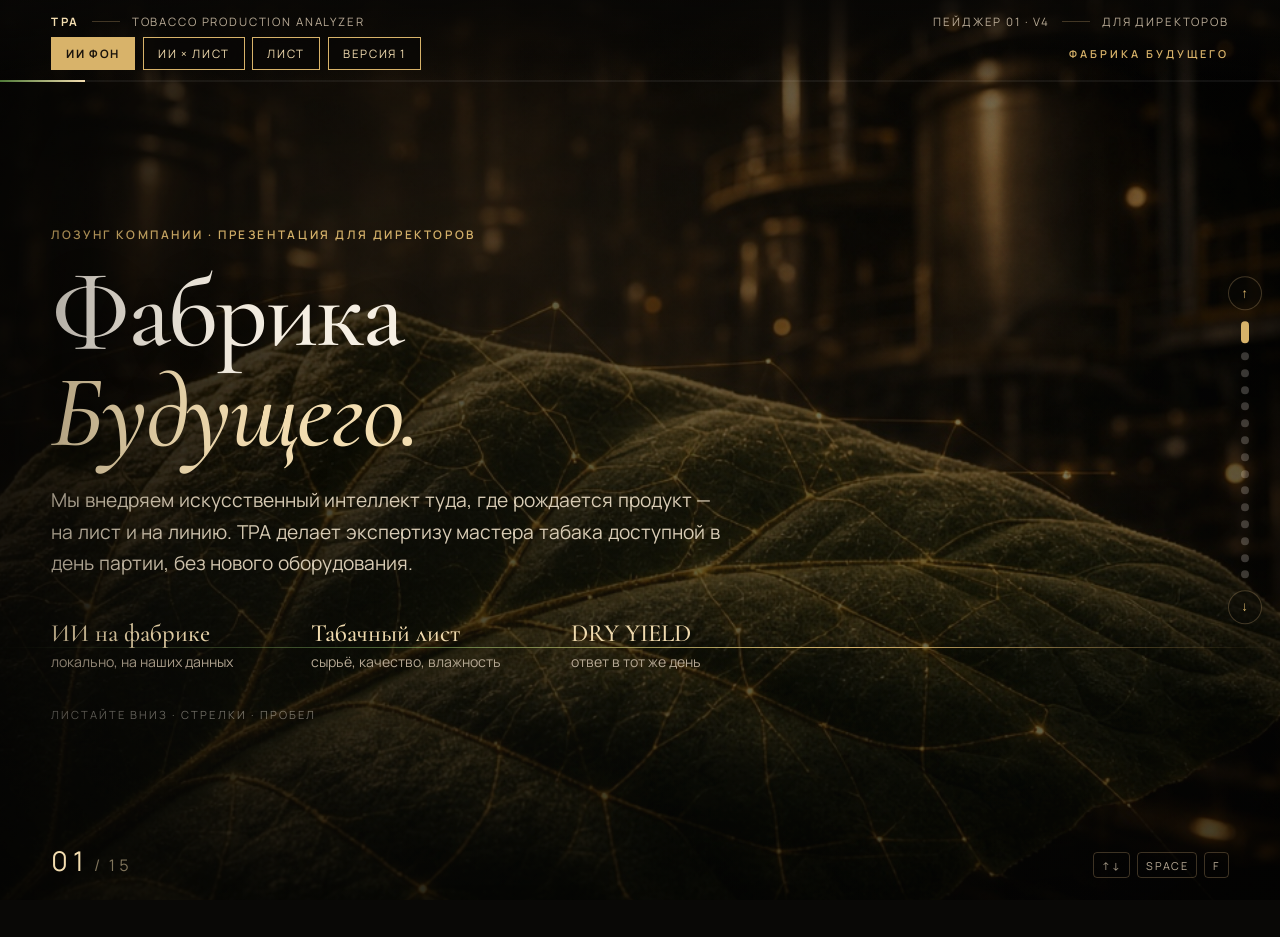
<file: index.html>
<!DOCTYPE html>
<html lang="ru">
  <head>
    <meta charset="UTF-8" />
    <meta name="viewport" content="width=device-width, initial-scale=1.0" />
    <title>TPA · Фабрика Будущего · Для директоров</title>
    <meta
      name="description"
      content="Фабрика Будущего: TPA внедряет искусственный интеллект на табачной фабрике. Опыт чтения листа — в один клик."
    />
    <link rel="preconnect" href="https://fonts.googleapis.com" />
    <link rel="preconnect" href="https://fonts.gstatic.com" crossorigin />
    <link
      href="https://fonts.googleapis.com/css2?family=Cormorant+Garamond:ital,wght@0,400;0,500;0,600;0,700;1,400;1,500&family=Manrope:wght@400;500;600;700&display=swap"
      rel="stylesheet"
    />
    <link rel="stylesheet" href="assets/css/pager.css" />
    <link rel="stylesheet" href="assets/css/pager-future.css" />
    <link rel="stylesheet" href="assets/css/pager-ai.css" />
    <link
      rel="icon"
      href="data:image/svg+xml,%3Csvg xmlns='http://www.w3.org/2000/svg' viewBox='0 0 64 64'%3E%3Crect width='64' height='64' rx='10' fill='%23090806'/%3E%3Ctext x='32' y='42' text-anchor='middle' font-family='Georgia' font-size='22' fill='%23d4b07a'%3ETPA%3C/text%3E%3C/svg%3E"
    />
  </head>
  <body class="future ai-mix ai-bg-only">
    <div class="noise" aria-hidden="true"></div>
    <div class="vignette" aria-hidden="true"></div>

    <header class="chrome">
      <div class="chrome__row">
        <div class="chrome__brand">
          <span class="mark">TPA</span>
          <span class="chrome__sep"></span>
          <span>Tobacco Production Analyzer</span>
        </div>
        <div class="chrome__meta">
          <span>Пейджер 01 · v4</span>
          <span class="chrome__sep"></span>
          <span>Для директоров</span>
        </div>
      </div>
      <div class="chrome__tools">
        <nav class="versions" aria-label="Версии презентации">
          <a href="index.html" class="is-on">ИИ фон</a>
          <a href="pager-ai-shots.html">ИИ × лист</a>
          <a href="pager-leaf.html">Лист</a>
          <a href="pager1-v1.html">Версия 1</a>
        </nav>
        <p class="slogan-mark">Фабрика Будущего</p>
      </div>
      <div class="progress" aria-hidden="true">
        <i class="progress__bar"></i>
      </div>
    </header>

    <aside class="rail" aria-label="Навигация по слайдам">
      <button class="rail__btn" data-nav="prev" aria-label="Предыдущий слайд">↑</button>
      <ol class="dots"></ol>
      <button class="rail__btn" data-nav="next" aria-label="Следующий слайд">↓</button>
    </aside>

    <div class="counter" aria-live="polite">
      <span class="counter__now">01</span>
      <span class="counter__slash">/</span>
      <span class="counter__all">15</span>
    </div>

    <main class="deck" id="deck">
      <section class="slide is-active" data-theme="hero" data-title="Фабрика Будущего">
        <div class="slide__bg kenburns bg3-hero"></div>
        <div class="slide__veil veil--heavy"></div>
        <div class="ai-line" aria-hidden="true"></div>
        <div class="slide__inner cover">
          <p class="eyebrow reveal" style="--d: 0.05s">Лозунг компании · Презентация для директоров</p>
          <h1 class="display reveal" style="--d: 0.16s">
            Фабрика<br /><em>Будущего.</em>
          </h1>
          <p class="lead reveal" style="--d: 0.34s">
            Мы внедряем искусственный интеллект туда, где рождается продукт — на лист и на линию.
            TPA делает экспертизу мастера табака доступной в день партии, без нового оборудования.
          </p>
          <div class="cover__meta reveal leaf-chip" style="--d: 0.5s">
            <div>
              <strong>ИИ на фабрике</strong>
              <span>локально, на наших данных</span>
            </div>
            <div>
              <strong>Табачный лист</strong>
              <span>сырьё, качество, влажность</span>
            </div>
            <div>
              <strong>DRY YIELD</strong>
              <span>ответ в тот же день</span>
            </div>
          </div>
          <p class="hint reveal" style="--d: 0.7s">Листайте вниз · стрелки · пробел</p>
        </div>
      </section>

      <section class="slide" data-theme="leaf" data-title="Лист">
        <div class="slide__bg kenburns bg3-master"></div>
        <div class="slide__veil veil--mid"></div>
        <div class="slide__inner split">
          <div>
            <p class="eyebrow reveal">01 · Мы табачная компания</p>
            <h2 class="reveal" style="--d: 0.12s">Всё начинается с листа.</h2>
            <p class="body reveal" style="--d: 0.24s">
              Происхождение, текстура, влажность, как лист ведёт себя в сушилке — это не «ещё один параметр».
              Это продукт. ИИ Фабрики Будущего читает жилки так же внимательно, как мастер — по каждой партии.
            </p>
          </div>
          <ul class="ticks reveal" style="--d: 0.32s">
            <li>Лист задаёт Yield ещё до входа на линию</li>
            <li>Одинаковое сырьё может быть переработано по-разному</li>
            <li>Вопрос «линия или лот?» должен закрываться за минуту</li>
            <li>ИИ не заменяет мастера — несёт его глаз на каждую смену</li>
          </ul>
        </div>
      </section>

      <section class="slide" data-theme="problem" data-title="Типичный день">
        <div class="slide__bg kenburns bg3-without"></div>
        <div class="slide__veil veil--mid"></div>
        <div class="slide__inner split">
          <div>
            <p class="eyebrow reveal">02 · Пока ИИ не включён</p>
            <h2 class="reveal" style="--d: 0.12s">Партия закончилась.<br />DRY Yield не в норме.</h2>
            <p class="body reveal" style="--d: 0.24s">
              Дальше знакомый цикл без искусственного интеллекта: база, Excel, поиск «той самой» партии, очередь к эксперту.
              Фабрика Будущего так не работает.
            </p>
          </div>
          <ol class="cycle reveal" style="--d: 0.32s">
            <li><span>01</span>Выгрузка и Excel</li>
            <li><span>02</span>Вспомнить, что смотреть на листе и на линии</li>
            <li><span>03</span>Спросить коллегу, если он в Control Room</li>
            <li class="cycle__fail"><span>04</span>Если нет — опыт листа начинается с нуля</li>
          </ol>
        </div>
      </section>

      <section class="slide" data-theme="paid" data-title="Данные">
        <div class="slide__bg kenburns slow bg3-unread"></div>
        <div class="slide__veil veil--heavy"></div>
        <div class="slide__inner">
          <p class="eyebrow reveal">03 · Инфраструктура уже есть</p>
          <h2 class="reveal" style="--d: 0.1s">Лист уже оцифрован.<br />ИИ его ещё не читает.</h2>
          <div class="stats">
            <article class="stat reveal" style="--d: 0.28s">
              <div class="stat__n" data-count="150" data-suffix="+">0</div>
              <p>параметров партии уже пишутся: сушка, влажность листа, газ, напыление, лоты</p>
            </article>
            <article class="stat reveal" style="--d: 0.38s">
              <div class="stat__n" data-count="15" data-prefix="~">0</div>
              <p>показателей смотрим глазами. Остальные 130+ — слепая зона Фабрики Будущего</p>
            </article>
            <article class="stat reveal" style="--d: 0.48s">
              <div class="stat__n muted-n">AI</div>
              <p>TPA ставит локальную модель на эти данные — без облака и без нового железа</p>
            </article>
          </div>
        </div>
      </section>

      <section class="slide" data-theme="gap" data-title="Три элемента">
        <div class="slide__bg kenburns bg3-formula"></div>
        <div class="slide__veil veil--heavy"></div>
        <div class="slide__inner">
          <p class="eyebrow reveal">04 · Формула Фабрики Будущего</p>
          <h2 class="reveal" style="--d: 0.12s">Лист. Данные. Искусственный интеллект.</h2>
          <div class="triad">
            <article class="card reveal" style="--d: 0.22s">
              <span class="card__k">01</span>
              <h3>Табачный лист</h3>
              <p>Лоты, происхождение, текстура, влажность. То, из чего делается Yield и качество.</p>
            </article>
            <article class="card reveal" style="--d: 0.34s">
              <span class="card__k">02</span>
              <h3>Данные линии</h3>
              <p>PSS4, кубы ODC, PPL — уже оплачены. 150+ параметров по каждой партии.</p>
            </article>
            <article class="card card--gold reveal" style="--d: 0.46s">
              <span class="card__k">03</span>
              <h3>TPA · ИИ</h3>
              <p>Соединяет лист и линию в одной точке. Отвечает как коллега: гипотеза, исключения, уверенность.</p>
            </article>
          </div>
        </div>
      </section>

      <section class="slide" data-theme="what" data-title="ИИ на фабрике">
        <div class="slide__bg kenburns bg3-local"></div>
        <div class="slide__veil veil--mid"></div>
        <div class="slide__inner split">
          <div>
            <p class="eyebrow reveal">05 · Как внедряем ИИ</p>
            <h2 class="reveal" style="--d: 0.12s">Не пилот в облаке. ИИ на рабочем месте цеха.</h2>
            <p class="body reveal" style="--d: 0.24s">
              TPA — локальное веб-приложение. Модель не уходит в интернет. Она видит партию, наши описания 150+ параметров,
              документы PR-OM и уроки мастеров по листу. Это и есть искусственный интеллект Фабрики Будущего.
            </p>
          </div>
          <ul class="ticks reveal" style="--d: 0.32s">
            <li>Запуск в браузере на рабочем месте</li>
            <li>Прямой доступ к MSSQL, PSS4, ODC, PPL</li>
            <li>Одна партия — один экран, включая лоты листа</li>
            <li>Сравнение 14 партий смеси за десять секунд</li>
            <li>AI-разбор на языке производства, не общих фраз</li>
          </ul>
        </div>
      </section>

      <section class="slide" data-theme="money" data-title="Четыре вопроса">
        <div class="slide__bg kenburns bg3-four"></div>
        <div class="slide__veil veil--heavy"></div>
        <div class="slide__inner">
          <p class="eyebrow reveal">06 · Зачем ИИ директорам</p>
          <h2 class="reveal" style="--d: 0.1s">Четыре денежных вопроса вокруг листа.</h2>
          <p class="body reveal" style="--d: 0.2s">Фабрика Будущего отвечает на них в день партии — не в конце месяца.</p>
          <div class="quad">
            <article class="q reveal" style="--d: 0.26s">
              <em>01</em>
              <h3>DRY YIELD</h3>
              <p>Сколько листа дошло до выхода. Каждый потерянный пункт — сырьё, энергия, мощность.</p>
            </article>
            <article class="q reveal" style="--d: 0.36s">
              <em>02</em>
              <h3>Качество</h3>
              <p>Что на листе и на линии отличало партию от нормальных — по 150+ параметрам.</p>
            </article>
            <article class="q reveal" style="--d: 0.46s">
              <em>03</em>
              <h3>Влага листа</h3>
              <p>Если влагомер «уходит», сушка работает не по листу. Калибровка становится таблицей.</p>
            </article>
            <article class="q reveal" style="--d: 0.56s">
              <em>04</em>
              <h3>Лоты листа</h3>
              <p>«Линия виновата или сырьё?» Происхождение и текстура — рядом с процессом.</p>
            </article>
          </div>
        </div>
      </section>

      <section class="slide" data-theme="yield" data-title="DRY YIELD">
        <div class="slide__bg kenburns bg3-yield"></div>
        <div class="slide__veil veil--mid"></div>
        <div class="slide__inner split">
          <div>
            <p class="eyebrow reveal">07 · Главный KPI цеха</p>
            <h2 class="reveal" style="--d: 0.12s">ИИ читает Yield, пока лист ещё в памяти смены.</h2>
            <p class="body reveal" style="--d: 0.24s">
              Соотношение полученного табака (к 0% влажности) к загруженному листу. TPA показывает отклонение, гипотезу
              и основания — пока открывается браузер.
            </p>
          </div>
          <ul class="ticks reveal" style="--d: 0.3s">
            <li>Yield партии сразу в списке, не в месячном отчёте</li>
            <li>ИИ говорит, где мы от цели смеси</li>
            <li>Связи секций и параметры вне цели — не гадание</li>
            <li>Отдельно: что точно не причина</li>
            <li>Сравнение с хорошей партией того же листа</li>
          </ul>
        </div>
      </section>

      <section class="slide" data-theme="pillars" data-title="Качество · Влага · Лоты">
        <div class="slide__veil veil--solid"></div>
        <div class="slide__inner">
          <p class="eyebrow reveal">08 · Три рычага на листе</p>
          <h2 class="reveal" style="--d: 0.1s">Качество. Влажность. Происхождение.</h2>
          <div class="pillars">
            <article class="pillar reveal" style="--d: 0.2s">
              <div class="pillar__photo bg3-quality"></div>
              <h3>Качество листа</h3>
              <p>
                Цели В ЦЕЛИ / ВНЕ ЦЕЛИ. Ручные правки оператора помечены. Проблемная партия сравнивается с эталонной —
                только значимые отличия.
              </p>
            </article>
            <article class="pillar reveal" style="--d: 0.34s">
              <div class="pillar__photo bg3-moisture"></div>
              <h3>Влажность листа</h3>
              <p>
                Пробы тримовки против лаборатории QA. Расхождение от 0,2% — уже величина коррекции влагомера.
                Тихий параметр, который двигает и качество, и Yield.
              </p>
            </article>
            <article class="pillar reveal" style="--d: 0.48s">
              <div class="pillar__photo bg3-lots"></div>
              <h3>Лоты листа</h3>
              <p>
                Происхождение, текстура, вес — в той же таблице, что процесс. Сначала «лист был одинаковым?»,
                потом технические причины.
              </p>
            </article>
          </div>
        </div>
      </section>

      <section class="slide" data-theme="shift" data-title="Было / Стало">
        <div class="slide__bg kenburns bg3-shift"></div>
        <div class="slide__veil veil--heavy"></div>
        <div class="slide__inner">
          <p class="eyebrow reveal">09 · Что меняет ИИ</p>
          <h2 class="reveal" style="--d: 0.1s">Мастер листа больше не заложник календаря.</h2>
          <div class="table reveal" style="--d: 0.22s">
              <div class="table__head">
                <span>Было</span>
                <span>Фабрика Будущего</span>
              </div>
              <div class="table__row">
                <span>30–60 минут на подготовку данных</span>
                <span>1 клик, секунды</span>
              </div>
              <div class="table__row">
                <span>Сравнение партий — часы в Excel</span>
                <span>1–2 минуты, включая AI и экспорт</span>
              </div>
              <div class="table__row">
                <span>«Что смотреть на листе?» — спросить эксперта</span>
                <span>ИИ сам расставляет приоритеты</span>
              </div>
              <div class="table__row">
                <span>Ответ, когда эксперт свободен</span>
                <span>Ответ в любой момент, с аргументами</span>
              </div>
              <div class="table__row">
                <span>Знание листа живёт в двух-трёх головах</span>
                <span>Полный лог анализов и уроков</span>
              </div>
              <div class="table__row">
                <span>Новичок 3–6 месяцев нащупывает базу</span>
                <span>Система объясняет лист и линию в работе</span>
              </div>
            </div>
        </div>
      </section>

      <section class="slide" data-theme="steps" data-title="Три шага">
        <div class="slide__bg kenburns bg3-steps"></div>
        <div class="slide__veil veil--heavy"></div>
        <div class="slide__inner">
          <p class="eyebrow reveal">10 · Как ИИ работает в смене</p>
          <h2 class="reveal" style="--d: 0.1s">Три шага. Лист и линия на одном экране.</h2>
          <div class="steps">
            <article class="step reveal" style="--d: 0.22s">
              <span>01</span>
              <h3>Вижу партию и лист</h3>
              <p>Секции линии, PPL, лоты листа, пробы влагомеров. Ноль запросов.</p>
            </article>
            <article class="step reveal" style="--d: 0.34s">
              <span>02</span>
              <h3>Сравниваю за секунды</h3>
              <p>Две, пять, четырнадцать партий. Отличия по процессу и по сырью.</p>
            </article>
            <article class="step reveal" style="--d: 0.46s">
              <span>03</span>
              <h3>Спрашиваю ИИ как коллегу</h3>
              <p>Гипотеза, исключения, уверенность. Без выдумок.</p>
            </article>
          </div>
        </div>
      </section>

      <section class="slide" data-theme="trust" data-title="Доверие">
        <div class="slide__bg kenburns bg3-airgap"></div>
        <div class="slide__veil veil--mid"></div>
        <div class="slide__inner">
          <p class="eyebrow reveal">11 · ИИ, которому можно отдать смену</p>
          <h2 class="reveal" style="--d: 0.1s">Он понимает производство — потому что учится на нашем листе.</h2>
          <div class="triad">
            <article class="card reveal" style="--d: 0.22s">
              <span class="card__k">I</span>
              <h3>Не из интернета</h3>
              <p>Нет доступа в сеть. Только эта партия, наши правила, наши описания листа и наши уроки.</p>
            </article>
            <article class="card reveal" style="--d: 0.32s">
              <span class="card__k">II</span>
              <h3>Не чёрный ящик</h3>
              <p>У каждой гипотезы — параметры-основания. Анализ воспроизводим.</p>
            </article>
            <article class="card card--gold reveal" style="--d: 0.42s">
              <span class="card__k">III</span>
              <h3>Судья — мастер</h3>
              <p>Вывод можно поправить. Уроки входят в базу знаний цеха.</p>
            </article>
          </div>
        </div>
      </section>

      <section class="slide" data-theme="road" data-title="Дальше">
        <div class="slide__bg kenburns bg3-predict"></div>
        <div class="slide__veil veil--mid"></div>
        <div class="slide__inner split road">
          <div>
            <p class="eyebrow reveal">12 · Дорожная карта Фабрики Будущего</p>
            <h2 class="reveal" style="--d: 0.1s">Сначала быстрый разбор. Затем ИИ, который предупреждает.</h2>
            <p class="body reveal" style="--d: 0.22s">
              Все шаги — на уже собранных данных листа и линии. Не новое железо. Фокус интеллекта.
            </p>
          </div>
          <ol class="roadmap reveal" style="--d: 0.3s">
            <li>
              <strong>Прогноз DRY Yield в середине партии</strong>
              <span>пока лист ещё можно спасти</span>
            </li>
            <li>
              <strong>Контроль стабильности</strong>
              <span>дрейф параметров до брака</span>
            </li>
            <li>
              <strong>Скрытые зависимости листа и линии</strong>
              <span>какие из 150+ параметров двигают Yield</span>
            </li>
            <li>
              <strong>Перенос удачной комбинации</strong>
              <span>на следующую партию с тем же сырьём</span>
            </li>
            <li>
              <strong>IS / ET и Kitchen</strong>
              <span>досыпки, соусы и ароматы — уже есть в данных</span>
            </li>
          </ol>
        </div>
      </section>

      <section class="slide" data-theme="close" data-title="Решение">
        <div class="slide__bg kenburns bg3-cta"></div>
        <div class="slide__veil veil--heavy"></div>
        <div class="ai-line" aria-hidden="true"></div>
        <p class="watermark" aria-hidden="true">Фабрика Будущего</p>
        <div class="slide__inner cover cover--end">
          <p class="eyebrow reveal">Решение</p>
          <h2 class="display reveal" style="--d: 0.12s">
            Фабрика Будущего<br />начинается с листа.<br /><em>Включим ИИ?</em>
          </h2>
          <p class="lead reveal" style="--d: 0.3s">
            Отдельного периода обучения нет: каждый разобранный кейс по нашему табаку делает модель точнее.
            Данные уже на линии. Лист уже в цехе. Осталось соединить.
          </p>
          <div class="cta-row reveal" style="--d: 0.46s">
            <div class="cta-chip">Локальный ИИ</div>
            <div class="cta-chip">Табачный лист</div>
            <div class="cta-chip">Без нового оборудования</div>
          </div>
          <p class="sign reveal" style="--d: 0.62s">TPA · Фабрика Будущего · Пейджер 1 · v4</p>
        </div>
      </section>

      <section class="slide" data-theme="cases" data-title="Примеры наблюдений">
        <div class="slide__bg kenburns bg3-local"></div>
        <div class="slide__veil veil--heavy"></div>
        <div class="slide__inner">
          <p class="eyebrow reveal">15 · Примеры наблюдений</p>
          <h2 class="reveal" style="--d: 0.1s">Примеры наблюдений по нашим партиям.</h2>
          <p class="body reveal" style="--d: 0.18s">
            Не общие фразы. Гипотеза, цифры и отдельно — что точно не причина. Мастер подтвердил или поправил: урок вошёл в базу.
          </p>
          <div class="cases">
            <article class="case reveal" style="--d: 0.26s">
              <div class="case__tag"><span>01 · DRY YIELD</span><span>лоты листа</span></div>
              <h3>Линия была в цели. Ушло сырьё.</h3>
              <p>
                Yield смеси ниже цели. FTD и DCC — температура, газ, скорость — в допуске PPL. Отличие к эталону: доля Thin-листа
                и выше входная влажность лота.
              </p>
              <p class="case__not"><strong>Не причина:</strong> сушилка и рецепт PSS4. Сначала лист, потом линия.</p>
            </article>
            <article class="case reveal" style="--d: 0.34s">
              <div class="case__tag"><span>02 · Влагомер</span><span>тримовка vs QA</span></div>
              <h3>Датчик «в норме» — лист сушился не так.</h3>
              <p>
                Устойчивое расхождение MM / QA +0,24% на финальном влагомере. Контур вёл сушку по заниженному показанию.
                Аутлайер одной пробы в среднее не пошёл.
              </p>
              <p class="case__not"><strong>Наблюдение LLM:</strong> коррекция трима — половина отклонения, не «на глаз».</p>
            </article>
            <article class="case reveal" style="--d: 0.42s">
              <div class="case__tag"><span>03 · Качество</span><span>ручная правка ✏️</span></div>
              <h3>Партии одной смеси. Соус сменил оператор.</h3>
              <p>
                Вопрос: чем эта партия отличается от нормальной? Температуры совпали. LLM пометил ручную смену на AC
                и отклонение ApplicRatio SP по BC — эталон шёл без правок.
              </p>
              <p class="case__not"><strong>Не причина:</strong> рез и скорости Cutter. Класс, который в Excel легко не увидеть.</p>
            </article>
            <article class="case reveal" style="--d: 0.5s">
              <div class="case__tag"><span>04 · Стабильность</span><span>14 партий смеси</span></div>
              <h3>Yield «плавает» — дрейф внутри партии.</h3>
              <p>
                Сравнение четырнадцати партий: версия рецепта та же. Влажность на выходе DCC во второй половине уходит
                (First15m ≠ Last15m). Не «плохая смесь», а потеря стабильности по ходу.
              </p>
              <p class="case__not"><strong>Не причина:</strong> состав лотов в этом срезе был сопоставим.</p>
            </article>
          </div>
        </div>
      </section>
    </main>

    <div class="keys" aria-hidden="true">
      <span>↑↓</span>
      <span>Space</span>
      <span>F</span>
    </div>

    <script src="assets/js/pager.js"></script>
  </body>
</html>
</file>
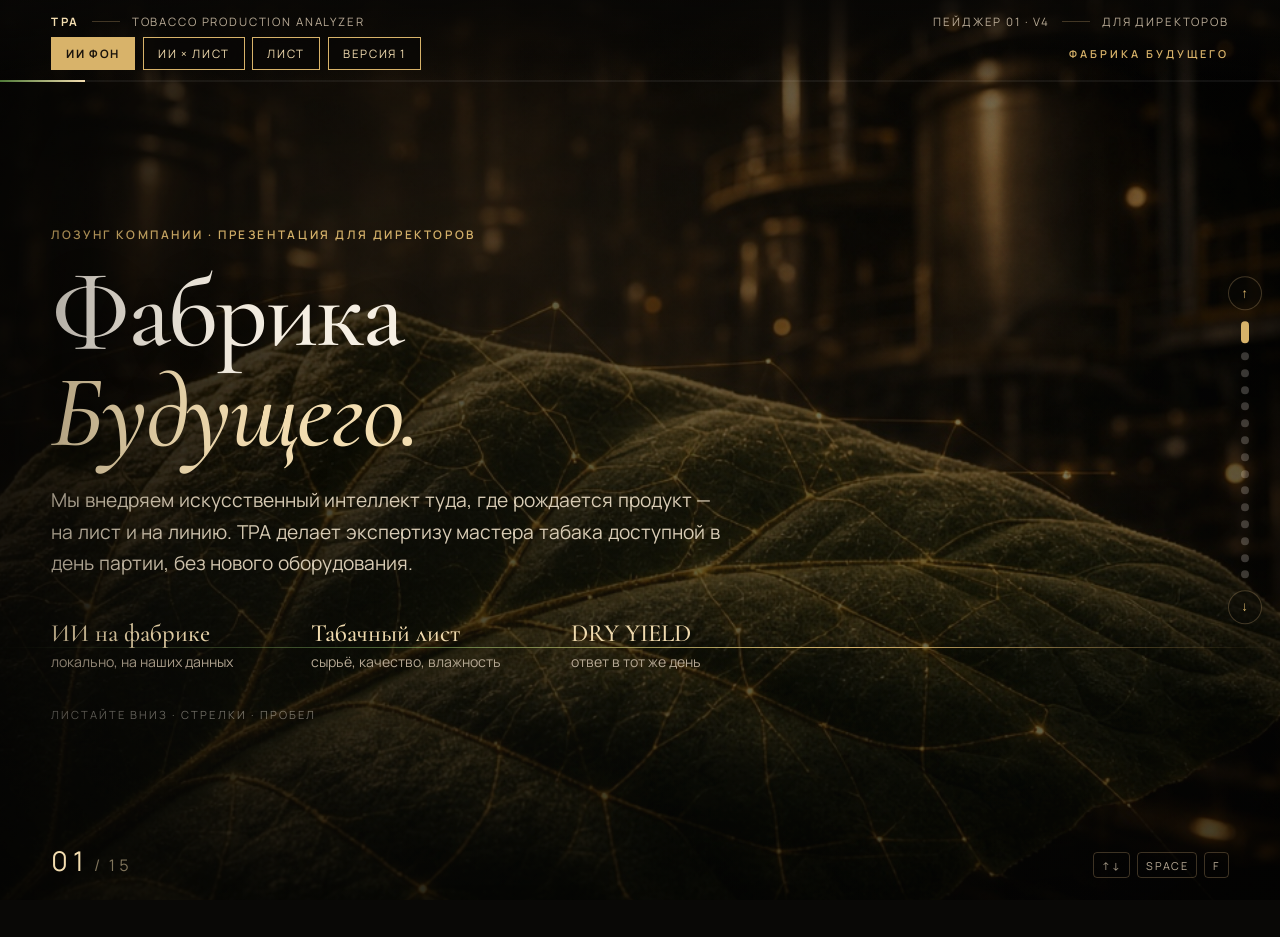
<file: fabrika-buduschego.html>
<!DOCTYPE html>
<html lang="ru">
  <head>
    <meta charset="UTF-8" />
    <meta http-equiv="refresh" content="0; url=index.html" />
    <link rel="canonical" href="index.html" />
    <title>TPA · Фабрика Будущего</title>
    <script>
      location.replace("index.html");
    </script>
  </head>
  <body>
    <p><a href="index.html">Открыть презентацию «Фабрика Будущего»</a></p>
  </body>
</html>
</file>
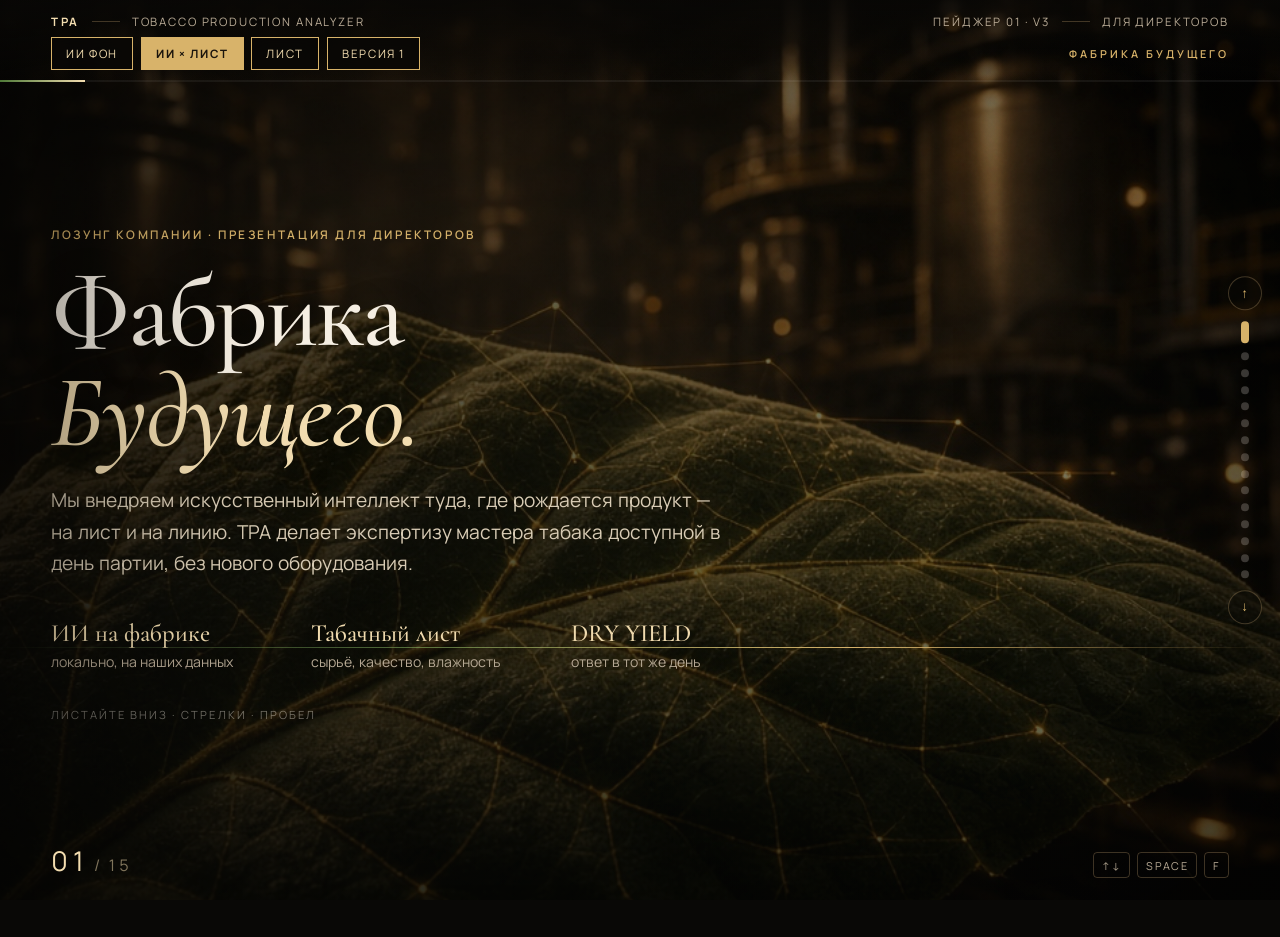
<file: pager-ai-shots.html>
<!DOCTYPE html>
<html lang="ru">
  <head>
    <meta charset="UTF-8" />
    <meta name="viewport" content="width=device-width, initial-scale=1.0" />
    <title>TPA · Фабрика Будущего · Для директоров</title>
    <meta
      name="description"
      content="Фабрика Будущего: TPA внедряет искусственный интеллект на табачной фабрике. Опыт чтения листа — в один клик."
    />
    <link rel="preconnect" href="https://fonts.googleapis.com" />
    <link rel="preconnect" href="https://fonts.gstatic.com" crossorigin />
    <link
      href="https://fonts.googleapis.com/css2?family=Cormorant+Garamond:ital,wght@0,400;0,500;0,600;0,700;1,400;1,500&family=Manrope:wght@400;500;600;700&display=swap"
      rel="stylesheet"
    />
    <link rel="stylesheet" href="assets/css/pager.css" />
    <link rel="stylesheet" href="assets/css/pager-future.css" />
    <link rel="stylesheet" href="assets/css/pager-ai.css" />
    <link
      rel="icon"
      href="data:image/svg+xml,%3Csvg xmlns='http://www.w3.org/2000/svg' viewBox='0 0 64 64'%3E%3Crect width='64' height='64' rx='10' fill='%23090806'/%3E%3Ctext x='32' y='42' text-anchor='middle' font-family='Georgia' font-size='22' fill='%23d4b07a'%3ETPA%3C/text%3E%3C/svg%3E"
    />
  </head>
  <body class="future ai-mix">
    <div class="noise" aria-hidden="true"></div>
    <div class="vignette" aria-hidden="true"></div>

    <header class="chrome">
      <div class="chrome__row">
        <div class="chrome__brand">
          <span class="mark">TPA</span>
          <span class="chrome__sep"></span>
          <span>Tobacco Production Analyzer</span>
        </div>
        <div class="chrome__meta">
          <span>Пейджер 01 · v3</span>
          <span class="chrome__sep"></span>
          <span>Для директоров</span>
        </div>
      </div>
      <div class="chrome__tools">
        <nav class="versions" aria-label="Версии презентации">
          <a href="index.html">ИИ фон</a>
          <a href="pager-ai-shots.html" class="is-on">ИИ × лист</a>
          <a href="pager-leaf.html">Лист</a>
          <a href="pager1-v1.html">Версия 1</a>
        </nav>
        <p class="slogan-mark">Фабрика Будущего</p>
      </div>
      <div class="progress" aria-hidden="true">
        <i class="progress__bar"></i>
      </div>
    </header>

    <aside class="rail" aria-label="Навигация по слайдам">
      <button class="rail__btn" data-nav="prev" aria-label="Предыдущий слайд">↑</button>
      <ol class="dots"></ol>
      <button class="rail__btn" data-nav="next" aria-label="Следующий слайд">↓</button>
    </aside>

    <div class="counter" aria-live="polite">
      <span class="counter__now">01</span>
      <span class="counter__slash">/</span>
      <span class="counter__all">15</span>
    </div>

    <main class="deck" id="deck">
      <section class="slide is-active" data-theme="hero" data-title="Фабрика Будущего">
        <div class="slide__bg kenburns bg3-hero"></div>
        <div class="slide__veil veil--heavy"></div>
        <div class="ai-line" aria-hidden="true"></div>
        <div class="slide__inner cover">
          <p class="eyebrow reveal" style="--d: 0.05s">Лозунг компании · Презентация для директоров</p>
          <h1 class="display reveal" style="--d: 0.16s">
            Фабрика<br /><em>Будущего.</em>
          </h1>
          <p class="lead reveal" style="--d: 0.34s">
            Мы внедряем искусственный интеллект туда, где рождается продукт — на лист и на линию.
            TPA делает экспертизу мастера табака доступной в день партии, без нового оборудования.
          </p>
          <div class="cover__meta reveal leaf-chip" style="--d: 0.5s">
            <div>
              <strong>ИИ на фабрике</strong>
              <span>локально, на наших данных</span>
            </div>
            <div>
              <strong>Табачный лист</strong>
              <span>сырьё, качество, влажность</span>
            </div>
            <div>
              <strong>DRY YIELD</strong>
              <span>ответ в тот же день</span>
            </div>
          </div>
          <p class="hint reveal" style="--d: 0.7s">Листайте вниз · стрелки · пробел</p>
        </div>
      </section>

      <section class="slide" data-theme="leaf" data-title="Лист">
        <div class="slide__bg kenburns bg3-master"></div>
        <div class="slide__veil veil--mid"></div>
        <div class="slide__inner split split--shot">
          <div>
            <p class="eyebrow reveal">01 · Мы табачная компания</p>
            <h2 class="reveal" style="--d: 0.12s">Всё начинается с листа.</h2>
            <p class="body reveal" style="--d: 0.24s">
              Происхождение, текстура, влажность, как лист ведёт себя в сушилке — это не «ещё один параметр».
              Это продукт. ИИ Фабрики Будущего читает жилки так же внимательно, как мастер — по каждой партии.
            </p>
            <ul class="ticks reveal" style="--d: 0.32s">
              <li>Лист задаёт Yield ещё до входа на линию</li>
              <li>Одинаковое сырьё может быть переработано по-разному</li>
              <li>Вопрос «линия или лот?» должен закрываться за минуту</li>
              <li>ИИ не заменяет мастера — несёт его глаз на каждую смену</li>
            </ul>
          </div>
          <figure class="shot reveal" style="--d: 0.28s">
            <div class="shot__img bg3-master"></div>
            <figcaption>ИИ поверх глаза мастера: жилки листа читаются как параметры партии</figcaption>
          </figure>
        </div>
      </section>

      <section class="slide" data-theme="problem" data-title="Типичный день">
        <div class="slide__bg kenburns bg3-without"></div>
        <div class="slide__veil veil--mid"></div>
        <div class="slide__inner split split--shot">
          <div>
            <p class="eyebrow reveal">02 · Пока ИИ не включён</p>
            <h2 class="reveal" style="--d: 0.12s">Партия закончилась.<br />DRY Yield не в норме.</h2>
            <p class="body reveal" style="--d: 0.24s">
              Дальше знакомый цикл без искусственного интеллекта: база, Excel, поиск «той самой» партии, очередь к эксперту.
              Фабрика Будущего так не работает.
            </p>
            <ol class="cycle reveal" style="--d: 0.32s">
              <li><span>01</span>Выгрузка и Excel</li>
              <li><span>02</span>Вспомнить, что смотреть на листе и на линии</li>
              <li><span>03</span>Спросить коллегу, если он в Control Room</li>
              <li class="cycle__fail"><span>04</span>Если нет — опыт листа начинается с нуля</li>
            </ol>
          </div>
          <figure class="shot reveal" style="--d: 0.28s">
            <div class="shot__img bg3-without"></div>
            <figcaption>Цех без ИИ: данные на экранах есть, ответа по партии нет</figcaption>
          </figure>
        </div>
      </section>

      <section class="slide" data-theme="paid" data-title="Данные">
        <div class="slide__bg kenburns slow bg3-unread"></div>
        <div class="slide__veil veil--heavy"></div>
        <div class="slide__inner stack">
          <div class="split split--shot">
            <div>
              <p class="eyebrow reveal">03 · Инфраструктура уже есть</p>
              <h2 class="reveal" style="--d: 0.1s">Лист уже оцифрован.<br />ИИ его ещё не читает.</h2>
            </div>
            <figure class="shot reveal" style="--d: 0.22s">
              <div class="shot__img bg3-unread"></div>
              <figcaption>150+ нитей данных с листа не доходят до модели — ИИ ещё выключен</figcaption>
            </figure>
          </div>
          <div class="stats">
            <article class="stat reveal" style="--d: 0.28s">
              <div class="stat__n" data-count="150" data-suffix="+">0</div>
              <p>параметров партии уже пишутся: сушка, влажность листа, газ, напыление, лоты</p>
            </article>
            <article class="stat reveal" style="--d: 0.38s">
              <div class="stat__n" data-count="15" data-prefix="~">0</div>
              <p>показателей смотрим глазами. Остальные 130+ — слепая зона Фабрики Будущего</p>
            </article>
            <article class="stat reveal" style="--d: 0.48s">
              <div class="stat__n muted-n">AI</div>
              <p>TPA ставит локальную модель на эти данные — без облака и без нового железа</p>
            </article>
          </div>
        </div>
      </section>

      <section class="slide" data-theme="gap" data-title="Три элемента">
        <div class="slide__bg kenburns bg3-formula"></div>
        <div class="slide__veil veil--heavy"></div>
        <div class="slide__inner">
          <p class="eyebrow reveal">04 · Формула Фабрики Будущего</p>
          <h2 class="reveal" style="--d: 0.12s">Лист. Данные. Искусственный интеллект.</h2>
          <div class="triad">
            <article class="card reveal" style="--d: 0.22s">
              <span class="card__k">01</span>
              <h3>Табачный лист</h3>
              <p>Лоты, происхождение, текстура, влажность. То, из чего делается Yield и качество.</p>
            </article>
            <article class="card reveal" style="--d: 0.34s">
              <span class="card__k">02</span>
              <h3>Данные линии</h3>
              <p>PSS4, кубы ODC, PPL — уже оплачены. 150+ параметров по каждой партии.</p>
            </article>
            <article class="card card--gold reveal" style="--d: 0.46s">
              <span class="card__k">03</span>
              <h3>TPA · ИИ</h3>
              <p>Соединяет лист и линию в одной точке. Отвечает как коллега: гипотеза, исключения, уверенность.</p>
            </article>
          </div>
        </div>
      </section>

      <section class="slide" data-theme="what" data-title="ИИ на фабрике">
        <div class="slide__bg kenburns bg3-local"></div>
        <div class="slide__veil veil--mid"></div>
        <div class="slide__inner split split--shot">
          <div>
            <p class="eyebrow reveal">05 · Как внедряем ИИ</p>
            <h2 class="reveal" style="--d: 0.12s">Не пилот в облаке. ИИ на рабочем месте цеха.</h2>
            <p class="body reveal" style="--d: 0.24s">
              TPA — локальное веб-приложение. Модель не уходит в интернет. Она видит партию, наши описания 150+ параметров,
              документы PR-OM и уроки мастеров по листу. Это и есть искусственный интеллект Фабрики Будущего.
            </p>
            <ul class="ticks reveal" style="--d: 0.32s">
              <li>Запуск в браузере на рабочем месте</li>
              <li>Прямой доступ к MSSQL, PSS4, ODC, PPL</li>
              <li>Одна партия — один экран, включая лоты листа</li>
              <li>Сравнение 14 партий смеси за десять секунд</li>
              <li>AI-разбор на языке производства, не общих фраз</li>
            </ul>
          </div>
          <figure class="shot reveal" style="--d: 0.28s">
            <div class="shot__img bg3-local"></div>
            <figcaption>Локальный ИИ: лист на столе, модель на рабочем месте, без облака</figcaption>
          </figure>
        </div>
      </section>

      <section class="slide" data-theme="money" data-title="Четыре вопроса">
        <div class="slide__bg kenburns bg3-four"></div>
        <div class="slide__veil veil--heavy"></div>
        <div class="slide__inner">
          <p class="eyebrow reveal">06 · Зачем ИИ директорам</p>
          <h2 class="reveal" style="--d: 0.1s">Четыре денежных вопроса вокруг листа.</h2>
          <p class="body reveal" style="--d: 0.2s">Фабрика Будущего отвечает на них в день партии — не в конце месяца.</p>
          <div class="quad">
            <article class="q reveal" style="--d: 0.26s">
              <em>01</em>
              <h3>DRY YIELD</h3>
              <p>Сколько листа дошло до выхода. Каждый потерянный пункт — сырьё, энергия, мощность.</p>
            </article>
            <article class="q reveal" style="--d: 0.36s">
              <em>02</em>
              <h3>Качество</h3>
              <p>Что на листе и на линии отличало партию от нормальных — по 150+ параметрам.</p>
            </article>
            <article class="q reveal" style="--d: 0.46s">
              <em>03</em>
              <h3>Влага листа</h3>
              <p>Если влагомер «уходит», сушка работает не по листу. Калибровка становится таблицей.</p>
            </article>
            <article class="q reveal" style="--d: 0.56s">
              <em>04</em>
              <h3>Лоты листа</h3>
              <p>«Линия виновата или сырьё?» Происхождение и текстура — рядом с процессом.</p>
            </article>
          </div>
        </div>
      </section>

      <section class="slide" data-theme="yield" data-title="DRY YIELD">
        <div class="slide__bg kenburns bg3-yield"></div>
        <div class="slide__veil veil--mid"></div>
        <div class="slide__inner split split--shot">
          <div>
            <p class="eyebrow reveal">07 · Главный KPI цеха</p>
            <h2 class="reveal" style="--d: 0.12s">ИИ читает Yield, пока лист ещё в памяти смены.</h2>
            <p class="body reveal" style="--d: 0.24s">
              Соотношение полученного табака (к 0% влажности) к загруженному листу. TPA показывает отклонение, гипотезу
              и основания — пока открывается браузер.
            </p>
            <ul class="ticks reveal" style="--d: 0.3s">
              <li>Yield партии сразу в списке, не в месячном отчёте</li>
              <li>ИИ говорит, где мы от цели смеси</li>
              <li>Связи секций и параметры вне цели — не гадание</li>
              <li>Отдельно: что точно не причина</li>
              <li>Сравнение с хорошей партией того же листа</li>
            </ul>
          </div>
          <figure class="shot reveal" style="--d: 0.28s">
            <div class="shot__img bg3-yield"></div>
            <figcaption>ИИ на выходе линии: цель и факт Yield на том же кадре, что и лист</figcaption>
          </figure>
        </div>
      </section>

      <section class="slide" data-theme="pillars" data-title="Качество · Влага · Лоты">
        <div class="slide__veil veil--solid"></div>
        <div class="slide__inner">
          <p class="eyebrow reveal">08 · Три рычага на листе</p>
          <h2 class="reveal" style="--d: 0.1s">Качество. Влажность. Происхождение.</h2>
          <div class="pillars">
            <article class="pillar reveal" style="--d: 0.2s">
              <div class="pillar__photo bg3-quality"></div>
              <h3>Качество листа</h3>
              <p>
                Цели В ЦЕЛИ / ВНЕ ЦЕЛИ. Ручные правки оператора помечены. Проблемная партия сравнивается с эталонной —
                только значимые отличия.
              </p>
            </article>
            <article class="pillar reveal" style="--d: 0.34s">
              <div class="pillar__photo bg3-moisture"></div>
              <h3>Влажность листа</h3>
              <p>
                Пробы тримовки против лаборатории QA. Расхождение от 0,2% — уже величина коррекции влагомера.
                Тихий параметр, который двигает и качество, и Yield.
              </p>
            </article>
            <article class="pillar reveal" style="--d: 0.48s">
              <div class="pillar__photo bg3-lots"></div>
              <h3>Лоты листа</h3>
              <p>
                Происхождение, текстура, вес — в той же таблице, что процесс. Сначала «лист был одинаковым?»,
                потом технические причины.
              </p>
            </article>
          </div>
        </div>
      </section>

      <section class="slide" data-theme="shift" data-title="Было / Стало">
        <div class="slide__bg kenburns bg3-shift"></div>
        <div class="slide__veil veil--heavy"></div>
        <div class="slide__inner split split--shot">
          <div>
            <p class="eyebrow reveal">09 · Что меняет ИИ</p>
            <h2 class="reveal" style="--d: 0.1s">Мастер листа больше не заложник календаря.</h2>
            <div class="table reveal" style="--d: 0.22s">
              <div class="table__head">
                <span>Было</span>
                <span>Фабрика Будущего</span>
              </div>
              <div class="table__row">
                <span>30–60 минут на подготовку данных</span>
                <span>1 клик, секунды</span>
              </div>
              <div class="table__row">
                <span>Сравнение партий — часы в Excel</span>
                <span>1–2 минуты, включая AI и экспорт</span>
              </div>
              <div class="table__row">
                <span>«Что смотреть на листе?» — спросить эксперта</span>
                <span>ИИ сам расставляет приоритеты</span>
              </div>
              <div class="table__row">
                <span>Ответ, когда эксперт свободен</span>
                <span>Ответ в любой момент, с аргументами</span>
              </div>
              <div class="table__row">
                <span>Знание листа живёт в двух-трёх головах</span>
                <span>Полный лог анализов и уроков</span>
              </div>
              <div class="table__row">
                <span>Новичок 3–6 месяцев нащупывает базу</span>
                <span>Система объясняет лист и линию в работе</span>
              </div>
            </div>
          </div>
          <figure class="shot reveal" style="--d: 0.28s">
            <div class="shot__img bg3-shift"></div>
            <figcaption>Слева календарь эксперта. Справа — локальный ИИ и лист на одном столе</figcaption>
          </figure>
        </div>
      </section>

      <section class="slide" data-theme="steps" data-title="Три шага">
        <div class="slide__bg kenburns bg3-steps"></div>
        <div class="slide__veil veil--heavy"></div>
        <div class="slide__inner split split--shot">
          <div>
            <p class="eyebrow reveal">10 · Как ИИ работает в смене</p>
            <h2 class="reveal" style="--d: 0.1s">Три шага. Лист и линия на одном экране.</h2>
            <div class="steps steps--stack">
              <article class="step reveal" style="--d: 0.22s">
                <span>01</span>
                <h3>Вижу партию и лист</h3>
                <p>Секции линии, PPL, лоты листа, пробы влагомеров. Ноль запросов.</p>
              </article>
              <article class="step reveal" style="--d: 0.34s">
                <span>02</span>
                <h3>Сравниваю за секунды</h3>
                <p>Две, пять, четырнадцать партий. Отличия по процессу и по сырью.</p>
              </article>
              <article class="step reveal" style="--d: 0.46s">
                <span>03</span>
                <h3>Спрашиваю ИИ как коллегу</h3>
                <p>Гипотеза, исключения, уверенность. Без выдумок.</p>
              </article>
            </div>
          </div>
          <figure class="shot reveal" style="--d: 0.28s">
            <div class="shot__img bg3-steps"></div>
            <figcaption>Три панели ИИ над листом: вижу → сравниваю → спрашиваю</figcaption>
          </figure>
        </div>
      </section>

      <section class="slide" data-theme="trust" data-title="Доверие">
        <div class="slide__bg kenburns bg3-airgap"></div>
        <div class="slide__veil veil--mid"></div>
        <div class="slide__inner split split--shot">
          <div>
            <p class="eyebrow reveal">11 · ИИ, которому можно отдать смену</p>
            <h2 class="reveal" style="--d: 0.1s">Он понимает производство — потому что учится на нашем листе.</h2>
            <div class="triad triad--stack">
              <article class="card reveal" style="--d: 0.22s">
                <span class="card__k">I</span>
                <h3>Не из интернета</h3>
                <p>Нет доступа в сеть. Только эта партия, наши правила, наши описания листа и наши уроки.</p>
              </article>
              <article class="card reveal" style="--d: 0.32s">
                <span class="card__k">II</span>
                <h3>Не чёрный ящик</h3>
                <p>У каждой гипотезы — параметры-основания. Анализ воспроизводим.</p>
              </article>
              <article class="card card--gold reveal" style="--d: 0.42s">
                <span class="card__k">III</span>
                <h3>Судья — мастер</h3>
                <p>Вывод можно поправить. Уроки входят в базу знаний цеха.</p>
              </article>
            </div>
          </div>
          <figure class="shot reveal" style="--d: 0.28s">
            <div class="shot__img bg3-airgap"></div>
            <figcaption>ИИ в цехе, не в облаке: стойка на фабрике, лист рядом, наружу сети нет</figcaption>
          </figure>
        </div>
      </section>

      <section class="slide" data-theme="road" data-title="Дальше">
        <div class="slide__bg kenburns bg3-predict"></div>
        <div class="slide__veil veil--mid"></div>
        <div class="slide__inner split split--shot">
          <div>
            <p class="eyebrow reveal">12 · Дорожная карта Фабрики Будущего</p>
            <h2 class="reveal" style="--d: 0.1s">Сначала быстрый разбор. Затем ИИ, который предупреждает.</h2>
            <p class="body reveal" style="--d: 0.22s">
              Все шаги — на уже собранных данных листа и линии. Не новое железо. Фокус интеллекта.
            </p>
            <ol class="roadmap reveal" style="--d: 0.3s">
              <li>
                <strong>Прогноз DRY Yield в середине партии</strong>
                <span>пока лист ещё можно спасти</span>
              </li>
              <li>
                <strong>Контроль стабильности</strong>
                <span>дрейф параметров до брака</span>
              </li>
              <li>
                <strong>Скрытые зависимости листа и линии</strong>
                <span>какие из 150+ параметров двигают Yield</span>
              </li>
              <li>
                <strong>Перенос удачной комбинации</strong>
                <span>на следующую партию с тем же сырьём</span>
              </li>
              <li>
                <strong>IS / ET и Kitchen</strong>
                <span>досыпки, соусы и ароматы — уже есть в данных</span>
              </li>
            </ol>
          </div>
          <figure class="shot reveal" style="--d: 0.28s">
            <div class="shot__img bg3-predict"></div>
            <figcaption>ИИ на ходу партии: прогноз Yield, пока лист ещё на ленте</figcaption>
          </figure>
        </div>
      </section>

      <section class="slide" data-theme="close" data-title="Решение">
        <div class="slide__bg kenburns bg3-cta"></div>
        <div class="slide__veil veil--heavy"></div>
        <div class="ai-line" aria-hidden="true"></div>
        <p class="watermark" aria-hidden="true">Фабрика Будущего</p>
        <div class="slide__inner cover cover--end">
          <p class="eyebrow reveal">Решение</p>
          <h2 class="display reveal" style="--d: 0.12s">
            Фабрика Будущего<br />начинается с листа.<br /><em>Включим ИИ?</em>
          </h2>
          <p class="lead reveal" style="--d: 0.3s">
            Отдельного периода обучения нет: каждый разобранный кейс по нашему табаку делает модель точнее.
            Данные уже на линии. Лист уже в цехе. Осталось соединить.
          </p>
          <div class="cta-row reveal" style="--d: 0.46s">
            <div class="cta-chip">Локальный ИИ</div>
            <div class="cta-chip">Табачный лист</div>
            <div class="cta-chip">Без нового оборудования</div>
          </div>
          <p class="sign reveal" style="--d: 0.62s">TPA · Фабрика Будущего · Пейджер 1 · v3</p>
        </div>
      </section>

      <section class="slide" data-theme="cases" data-title="Примеры наблюдений">
        <div class="slide__bg kenburns bg3-local"></div>
        <div class="slide__veil veil--heavy"></div>
        <div class="slide__inner">
          <p class="eyebrow reveal">15 · Примеры наблюдений</p>
          <h2 class="reveal" style="--d: 0.1s">Примеры наблюдений по нашим партиям.</h2>
          <p class="body reveal" style="--d: 0.18s">
            Не общие фразы. Гипотеза, цифры и отдельно — что точно не причина. Мастер подтвердил или поправил: урок вошёл в базу.
          </p>
          <div class="cases">
            <article class="case reveal" style="--d: 0.26s">
              <div class="case__tag"><span>01 · DRY YIELD</span><span>лоты листа</span></div>
              <h3>Линия была в цели. Ушло сырьё.</h3>
              <p>
                Yield смеси ниже цели. FTD и DCC — температура, газ, скорость — в допуске PPL. Отличие к эталону: доля Thin-листа
                и выше входная влажность лота.
              </p>
              <p class="case__not"><strong>Не причина:</strong> сушилка и рецепт PSS4. Сначала лист, потом линия.</p>
            </article>
            <article class="case reveal" style="--d: 0.34s">
              <div class="case__tag"><span>02 · Влагомер</span><span>тримовка vs QA</span></div>
              <h3>Датчик «в норме» — лист сушился не так.</h3>
              <p>
                Устойчивое расхождение MM / QA +0,24% на финальном влагомере. Контур вёл сушку по заниженному показанию.
                Аутлайер одной пробы в среднее не пошёл.
              </p>
              <p class="case__not"><strong>Наблюдение LLM:</strong> коррекция трима — половина отклонения, не «на глаз».</p>
            </article>
            <article class="case reveal" style="--d: 0.42s">
              <div class="case__tag"><span>03 · Качество</span><span>ручная правка ✏️</span></div>
              <h3>Партии одной смеси. Соус сменил оператор.</h3>
              <p>
                Вопрос: чем эта партия отличается от нормальной? Температуры совпали. LLM пометил ручную смену на AC
                и отклонение ApplicRatio SP по BC — эталон шёл без правок.
              </p>
              <p class="case__not"><strong>Не причина:</strong> рез и скорости Cutter. Класс, который в Excel легко не увидеть.</p>
            </article>
            <article class="case reveal" style="--d: 0.5s">
              <div class="case__tag"><span>04 · Стабильность</span><span>14 партий смеси</span></div>
              <h3>Yield «плавает» — дрейф внутри партии.</h3>
              <p>
                Сравнение четырнадцати партий: версия рецепта та же. Влажность на выходе DCC во второй половине уходит
                (First15m ≠ Last15m). Не «плохая смесь», а потеря стабильности по ходу.
              </p>
              <p class="case__not"><strong>Не причина:</strong> состав лотов в этом срезе был сопоставим.</p>
            </article>
          </div>
        </div>
      </section>
    </main>

    <div class="keys" aria-hidden="true">
      <span>↑↓</span>
      <span>Space</span>
      <span>F</span>
    </div>

    <script src="assets/js/pager.js"></script>
  </body>
</html>
</file>
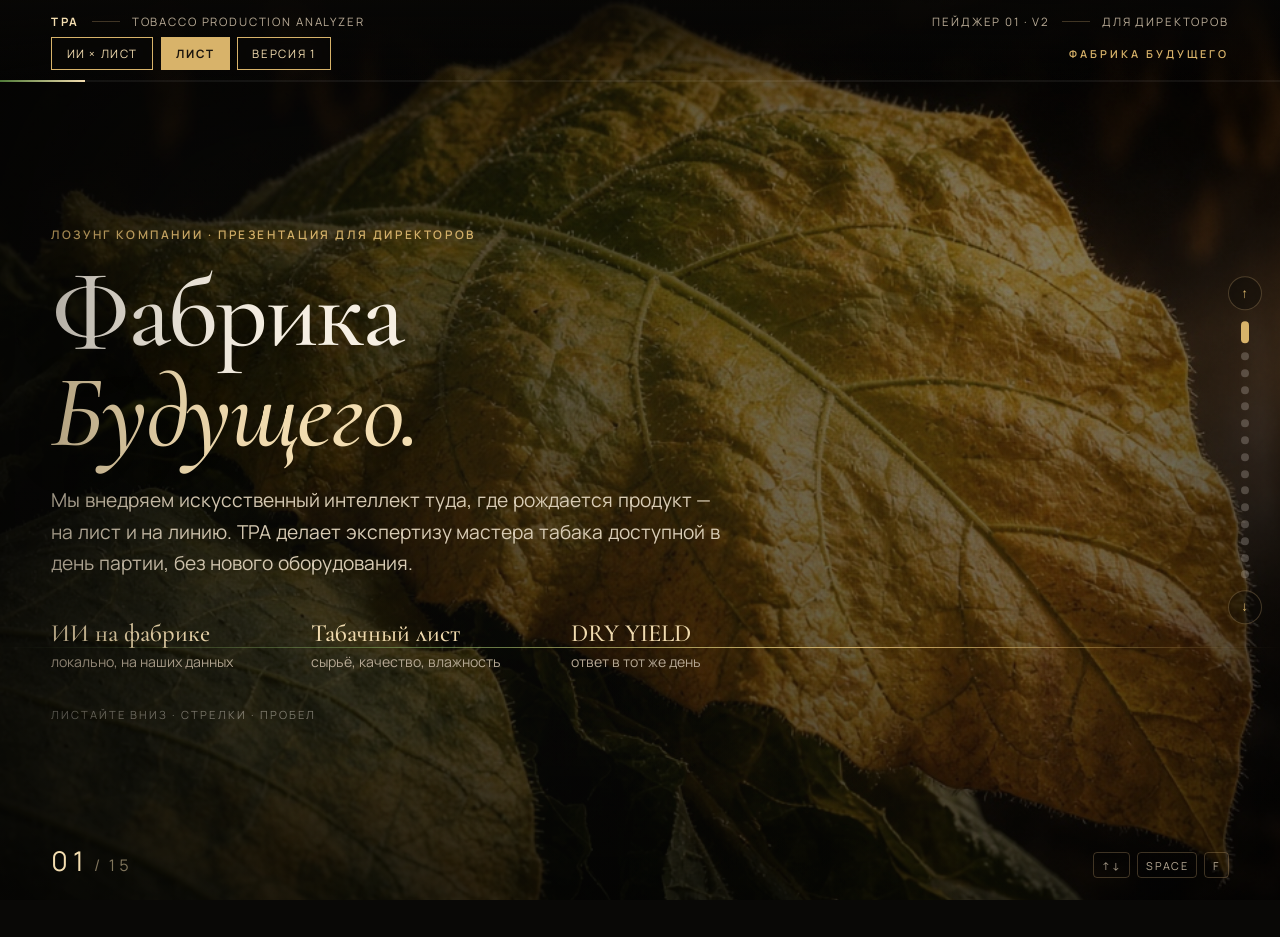
<file: pager-leaf.html>
<!DOCTYPE html>
<html lang="ru">
  <head>
    <meta charset="UTF-8" />
    <meta name="viewport" content="width=device-width, initial-scale=1.0" />
    <title>TPA · Фабрика Будущего · Для директоров</title>
    <meta
      name="description"
      content="Фабрика Будущего: TPA внедряет искусственный интеллект на табачной фабрике. Опыт чтения листа — в один клик."
    />
    <link rel="preconnect" href="https://fonts.googleapis.com" />
    <link rel="preconnect" href="https://fonts.gstatic.com" crossorigin />
    <link
      href="https://fonts.googleapis.com/css2?family=Cormorant+Garamond:ital,wght@0,400;0,500;0,600;0,700;1,400;1,500&family=Manrope:wght@400;500;600;700&display=swap"
      rel="stylesheet"
    />
    <link rel="stylesheet" href="assets/css/pager.css" />
    <link rel="stylesheet" href="assets/css/pager-future.css" />
    <link
      rel="icon"
      href="data:image/svg+xml,%3Csvg xmlns='http://www.w3.org/2000/svg' viewBox='0 0 64 64'%3E%3Crect width='64' height='64' rx='10' fill='%23090806'/%3E%3Ctext x='32' y='42' text-anchor='middle' font-family='Georgia' font-size='22' fill='%23d4b07a'%3ETPA%3C/text%3E%3C/svg%3E"
    />
  </head>
  <body class="future">
    <div class="noise" aria-hidden="true"></div>
    <div class="vignette" aria-hidden="true"></div>

    <header class="chrome">
      <div class="chrome__row">
        <div class="chrome__brand">
          <span class="mark">TPA</span>
          <span class="chrome__sep"></span>
          <span>Tobacco Production Analyzer</span>
        </div>
        <div class="chrome__meta">
          <span>Пейджер 01 · v2</span>
          <span class="chrome__sep"></span>
          <span>Для директоров</span>
        </div>
      </div>
      <div class="chrome__tools">
        <nav class="versions" aria-label="Версии презентации">
          <a href="index.html">ИИ × лист</a>
          <a href="pager-leaf.html" class="is-on">Лист</a>
          <a href="pager1-v1.html">Версия 1</a>
        </nav>
        <p class="slogan-mark">Фабрика Будущего</p>
      </div>
      <div class="progress" aria-hidden="true">
        <i class="progress__bar"></i>
      </div>
    </header>

    <aside class="rail" aria-label="Навигация по слайдам">
      <button class="rail__btn" data-nav="prev" aria-label="Предыдущий слайд">↑</button>
      <ol class="dots"></ol>
      <button class="rail__btn" data-nav="next" aria-label="Следующий слайд">↓</button>
    </aside>

    <div class="counter" aria-live="polite">
      <span class="counter__now">01</span>
      <span class="counter__slash">/</span>
      <span class="counter__all">15</span>
    </div>

    <main class="deck" id="deck">
      <section class="slide is-active" data-theme="hero" data-title="Фабрика Будущего">
        <div class="slide__bg kenburns bg2-hero"></div>
        <div class="slide__veil veil--heavy"></div>
        <div class="ai-line" aria-hidden="true"></div>
        <div class="slide__inner cover">
          <p class="eyebrow reveal" style="--d: 0.05s">Лозунг компании · Презентация для директоров</p>
          <h1 class="display reveal" style="--d: 0.16s">
            Фабрика<br /><em>Будущего.</em>
          </h1>
          <p class="lead reveal" style="--d: 0.34s">
            Мы внедряем искусственный интеллект туда, где рождается продукт — на лист и на линию.
            TPA делает экспертизу мастера табака доступной в день партии, без нового оборудования.
          </p>
          <div class="cover__meta reveal leaf-chip" style="--d: 0.5s">
            <div>
              <strong>ИИ на фабрике</strong>
              <span>локально, на наших данных</span>
            </div>
            <div>
              <strong>Табачный лист</strong>
              <span>сырьё, качество, влажность</span>
            </div>
            <div>
              <strong>DRY YIELD</strong>
              <span>ответ в тот же день</span>
            </div>
          </div>
          <p class="hint reveal" style="--d: 0.7s">Листайте вниз · стрелки · пробел</p>
        </div>
      </section>

      <section class="slide" data-theme="leaf" data-title="Лист">
        <div class="slide__bg kenburns bg2-field"></div>
        <div class="slide__veil veil--mid"></div>
        <div class="slide__inner split">
          <div>
            <p class="eyebrow reveal">01 · Мы табачная компания</p>
            <h2 class="reveal" style="--d: 0.12s">Всё начинается с листа.</h2>
            <p class="body reveal" style="--d: 0.24s">
              Происхождение, текстура, влажность, как лист ведёт себя в сушилке — это не «ещё один параметр».
              Это продукт. Фабрика Будущего умеет читать лист так же внимательно, как мастер, и делает это по каждой партии.
            </p>
          </div>
          <ul class="ticks reveal" style="--d: 0.32s">
            <li>Лист задаёт Yield ещё до входа на линию</li>
            <li>Одинаковое сырьё может быть переработано по-разному</li>
            <li>Вопрос «линия или лот?» должен закрываться за минуту</li>
            <li>ИИ не заменяет мастера — он несёт его глаз на каждую смену</li>
          </ul>
        </div>
      </section>

      <section class="slide" data-theme="problem" data-title="Типичный день">
        <div class="slide__bg kenburns bg2-cure"></div>
        <div class="slide__veil veil--mid"></div>
        <div class="slide__inner split">
          <div>
            <p class="eyebrow reveal">02 · Пока ИИ не включён</p>
            <h2 class="reveal" style="--d: 0.12s">Партия закончилась.<br />DRY Yield не в норме.</h2>
            <p class="body reveal" style="--d: 0.24s">
              Дальше знакомый цикл без искусственного интеллекта: база, Excel, поиск «той самой» партии, очередь к эксперту.
              Фабрика Будущего так не работает.
            </p>
          </div>
          <ol class="cycle reveal" style="--d: 0.32s">
            <li><span>01</span>Выгрузка и Excel</li>
            <li><span>02</span>Вспомнить, что смотреть на листе и на линии</li>
            <li><span>03</span>Спросить коллегу, если он в Control Room</li>
            <li class="cycle__fail"><span>04</span>Если нет — опыт листа начинается с нуля</li>
          </ol>
        </div>
      </section>

      <section class="slide" data-theme="paid" data-title="Данные">
        <div class="slide__bg kenburns slow bg2-ai"></div>
        <div class="slide__veil veil--heavy"></div>
        <div class="slide__inner">
          <p class="eyebrow reveal">03 · Инфраструктура уже есть</p>
          <h2 class="reveal" style="--d: 0.1s">Лист уже оцифрован.<br />ИИ его ещё не читает.</h2>
          <div class="stats">
            <article class="stat reveal" style="--d: 0.2s">
              <div class="stat__n" data-count="150" data-suffix="+">0</div>
              <p>параметров партии уже пишутся: сушка, влажность листа, газ, напыление, лоты</p>
            </article>
            <article class="stat reveal" style="--d: 0.32s">
              <div class="stat__n" data-count="15" data-prefix="~">0</div>
              <p>показателей смотрим глазами. Остальные 130+ — слепая зона Фабрики Будущего</p>
            </article>
            <article class="stat reveal" style="--d: 0.44s">
              <div class="stat__n muted-n">AI</div>
              <p>TPA ставит локальную модель на эти данные — без облака и без нового железа</p>
            </article>
          </div>
        </div>
      </section>

      <section class="slide" data-theme="gap" data-title="Три элемента">
        <div class="slide__veil veil--solid"></div>
        <div class="slide__inner">
          <p class="eyebrow reveal">04 · Формула Фабрики Будущего</p>
          <h2 class="reveal" style="--d: 0.12s">Лист. Данные. Искусственный интеллект.</h2>
          <div class="triad">
            <article class="card reveal" style="--d: 0.22s">
              <span class="card__k">01</span>
              <h3>Табачный лист</h3>
              <p>Лоты, происхождение, текстура, влажность. То, из чего делается Yield и качество.</p>
            </article>
            <article class="card reveal" style="--d: 0.34s">
              <span class="card__k">02</span>
              <h3>Данные линии</h3>
              <p>PSS4, кубы ODC, PPL — уже оплачены. 150+ параметров по каждой партии.</p>
            </article>
            <article class="card card--gold reveal" style="--d: 0.46s">
              <span class="card__k">03</span>
              <h3>TPA · ИИ</h3>
              <p>Соединяет лист и линию. Отвечает как коллега: гипотеза, исключения, уверенность.</p>
            </article>
          </div>
        </div>
      </section>

      <section class="slide" data-theme="what" data-title="ИИ на фабрике">
        <div class="slide__bg kenburns bg2-brief"></div>
        <div class="slide__veil veil--mid"></div>
        <div class="slide__inner split">
          <div>
            <p class="eyebrow reveal">05 · Как внедряем ИИ</p>
            <h2 class="reveal" style="--d: 0.12s">Не пилот в облаке. ИИ на рабочем месте цеха.</h2>
            <p class="body reveal" style="--d: 0.24s">
              TPA — локальное веб-приложение. Модель не уходит в интернет. Она видит партию, наши описания 150+ параметров,
              документы PR-OM и уроки мастеров по листу. Это и есть искусственный интеллект Фабрики Будущего.
            </p>
          </div>
          <ul class="ticks reveal" style="--d: 0.32s">
            <li>Запуск в браузере на рабочем месте</li>
            <li>Прямой доступ к MSSQL, PSS4, ODC, PPL</li>
            <li>Одна партия — один экран, включая лоты листа</li>
            <li>Сравнение 14 партий смеси за десять секунд</li>
            <li>AI-разбор на языке производства, не общих фраз</li>
          </ul>
        </div>
      </section>

      <section class="slide" data-theme="money" data-title="Четыре вопроса">
        <div class="slide__veil veil--solid"></div>
        <div class="slide__inner">
          <p class="eyebrow reveal">06 · Зачем ИИ директорам</p>
          <h2 class="reveal" style="--d: 0.1s">Четыре денежных вопроса вокруг листа.</h2>
          <p class="body reveal" style="--d: 0.2s">Фабрика Будущего отвечает на них в день партии — не в конце месяца.</p>
          <div class="quad">
            <article class="q reveal" style="--d: 0.26s">
              <em>01</em>
              <h3>DRY YIELD</h3>
              <p>Сколько листа дошло до выхода. Каждый потерянный пункт — сырьё, энергия, мощность.</p>
            </article>
            <article class="q reveal" style="--d: 0.36s">
              <em>02</em>
              <h3>Качество</h3>
              <p>Что на листе и на линии отличало партию от нормальных — по 150+ параметрам.</p>
            </article>
            <article class="q reveal" style="--d: 0.46s">
              <em>03</em>
              <h3>Влага листа</h3>
              <p>Если влагомер «уходит», сушка работает не по листу. Калибровка становится таблицей.</p>
            </article>
            <article class="q reveal" style="--d: 0.56s">
              <em>04</em>
              <h3>Лоты листа</h3>
              <p>«Линия виновата или сырьё?» Происхождение и текстура — рядом с процессом.</p>
            </article>
          </div>
        </div>
      </section>

      <section class="slide" data-theme="yield" data-title="DRY YIELD">
        <div class="slide__bg kenburns bg2-inspect"></div>
        <div class="slide__veil veil--mid"></div>
        <div class="slide__inner split">
          <div>
            <p class="eyebrow reveal">07 · Главный KPI цеха</p>
            <h2 class="reveal" style="--d: 0.12s">ИИ читает Yield, пока лист ещё в памяти смены.</h2>
            <p class="body reveal" style="--d: 0.24s">
              Соотношение полученного табака (к 0% влажности) к загруженному листу. TPA показывает отклонение, гипотезу
              и основания — пока открывается браузер.
            </p>
          </div>
          <ul class="ticks reveal" style="--d: 0.3s">
            <li>Yield партии сразу в списке, не в месячном отчёте</li>
            <li>ИИ говорит, где мы от цели смеси</li>
            <li>Связи секций и параметры вне цели — не гадание</li>
            <li>Отдельно: что точно не причина</li>
            <li>Сравнение с хорошей партией того же листа</li>
          </ul>
        </div>
      </section>

      <section class="slide" data-theme="pillars" data-title="Качество · Влага · Лоты">
        <div class="slide__veil veil--solid"></div>
        <div class="slide__inner">
          <p class="eyebrow reveal">08 · Три рычага на листе</p>
          <h2 class="reveal" style="--d: 0.1s">Качество. Влажность. Происхождение.</h2>
          <div class="pillars">
            <article class="pillar reveal" style="--d: 0.2s">
              <div class="pillar__photo bg2-inspect"></div>
              <h3>Качество листа</h3>
              <p>
                Цели В ЦЕЛИ / ВНЕ ЦЕЛИ. Ручные правки оператора помечены. Проблемная партия сравнивается с эталонной —
                только значимые отличия.
              </p>
            </article>
            <article class="pillar reveal" style="--d: 0.34s">
              <div class="pillar__photo bg2-moisture"></div>
              <h3>Влажность листа</h3>
              <p>
                Пробы тримовки против лаборатории QA. Расхождение от 0,2% — уже величина коррекции влагомера.
                Тихий параметр, который двигает и качество, и Yield.
              </p>
            </article>
            <article class="pillar reveal" style="--d: 0.48s">
              <div class="pillar__photo bg2-lots"></div>
              <h3>Лоты листа</h3>
              <p>
                Происхождение, текстура, вес — в той же таблице, что процесс. Сначала «лист был одинаковым?»,
                потом технические причины.
              </p>
            </article>
          </div>
        </div>
      </section>

      <section class="slide" data-theme="shift" data-title="Было / Стало">
        <div class="slide__veil veil--solid"></div>
        <div class="slide__inner">
          <p class="eyebrow reveal">09 · Что меняет ИИ</p>
          <h2 class="reveal" style="--d: 0.1s">Мастер листа больше не заложника календаря.</h2>
          <div class="table reveal" style="--d: 0.22s">
            <div class="table__head">
              <span>Было</span>
              <span>Фабрика Будущего</span>
            </div>
            <div class="table__row">
              <span>30–60 минут на подготовку данных</span>
              <span>1 клик, секунды</span>
            </div>
            <div class="table__row">
              <span>Сравнение партий — часы в Excel</span>
              <span>1–2 минуты, включая AI и экспорт</span>
            </div>
            <div class="table__row">
              <span>«Что смотреть на листе?» — спросить эксперта</span>
              <span>ИИ сам расставляет приоритеты</span>
            </div>
            <div class="table__row">
              <span>Ответ, когда эксперт свободен</span>
              <span>Ответ в любой момент, с аргументами</span>
            </div>
            <div class="table__row">
              <span>Знание листа живёт в двух-трёх головах</span>
              <span>Полный лог анализов и уроков</span>
            </div>
            <div class="table__row">
              <span>Новичок 3–6 месяцев нащупывает базу</span>
              <span>Система объясняет лист и линию в работе</span>
            </div>
          </div>
        </div>
      </section>

      <section class="slide" data-theme="steps" data-title="Три шага">
        <div class="slide__bg kenburns bg2-ai"></div>
        <div class="slide__veil veil--heavy"></div>
        <div class="slide__inner">
          <p class="eyebrow reveal">10 · Как ИИ работает в смене</p>
          <h2 class="reveal" style="--d: 0.1s">Три шага. Лист и линия на одном экране.</h2>
          <div class="steps">
            <article class="step reveal" style="--d: 0.22s">
              <span>01</span>
              <h3>Вижу партию и лист</h3>
              <p>
                Период, смесь, партия. Секции линии, цель PPL, ручные правки, лоты листа, пробы влагомеров. Ноль запросов.
              </p>
            </article>
            <article class="step reveal" style="--d: 0.36s">
              <span>02</span>
              <h3>Сравниваю за секунды</h3>
              <p>
                Две, пять, четырнадцать партий. Отличия по процессу и по сырью. Полдня Excel — десять секунд.
              </p>
            </article>
            <article class="step reveal" style="--d: 0.5s">
              <span>03</span>
              <h3>Спрашиваю ИИ как коллегу</h3>
              <p>
                Локальная модель + описания параметров + уроки по листу. Гипотеза, исключения, уверенность. Без выдумок.
              </p>
            </article>
          </div>
        </div>
      </section>

      <section class="slide" data-theme="trust" data-title="Доверие">
        <div class="slide__bg kenburns bg2-brief"></div>
        <div class="slide__veil veil--mid"></div>
        <div class="slide__inner">
          <p class="eyebrow reveal">11 · ИИ, которому можно отдать смену</p>
          <h2 class="reveal" style="--d: 0.1s">Он понимает производство — потому что учится на нашем листе.</h2>
          <div class="triad">
            <article class="card reveal" style="--d: 0.22s">
              <span class="card__k">I</span>
              <h3>Не из интернета</h3>
              <p>Нет доступа в сеть. Только эта партия, наши правила, наши описания листа и наши уроки.</p>
            </article>
            <article class="card reveal" style="--d: 0.34s">
              <span class="card__k">II</span>
              <h3>Не чёрный ящик</h3>
              <p>У каждой гипотезы — параметры-основания. Анализ воспроизводим. Данные сохранены.</p>
            </article>
            <article class="card card--gold reveal" style="--d: 0.46s">
              <span class="card__k">III</span>
              <h3>Судья — мастер</h3>
              <p>
                Любой вывод можно поправить. Подтверждённые уроки входят в базу. Через месяц ИИ знает наши типовые
                проблемы по листу лучше нового сотрудника.
              </p>
            </article>
          </div>
        </div>
      </section>

      <section class="slide" data-theme="road" data-title="Дальше">
        <div class="slide__veil veil--solid"></div>
        <div class="slide__inner split road">
          <div>
            <p class="eyebrow reveal">12 · Дорожная карта Фабрики Будущего</p>
            <h2 class="reveal" style="--d: 0.1s">Сначала быстрый разбор. Затем ИИ, который предупреждает.</h2>
            <p class="body reveal" style="--d: 0.22s">
              Все шаги — на уже собранных данных листа и линии. Не новое железо. Фокус интеллекта.
            </p>
          </div>
          <ol class="roadmap reveal" style="--d: 0.3s">
            <li>
              <strong>Прогноз DRY Yield в середине партии</strong>
              <span>пока лист ещё можно спасти</span>
            </li>
            <li>
              <strong>Контроль стабильности</strong>
              <span>дрейф параметров до брака</span>
            </li>
            <li>
              <strong>Скрытые зависимости листа и линии</strong>
              <span>какие из 150+ параметров двигают Yield</span>
            </li>
            <li>
              <strong>Перенос удачной комбинации</strong>
              <span>на следующую партию с тем же сырьём</span>
            </li>
            <li>
              <strong>IS / ET и Kitchen</strong>
              <span>досыпки, соусы и ароматы — уже есть в данных</span>
            </li>
          </ol>
        </div>
      </section>

      <section class="slide" data-theme="close" data-title="Решение">
        <div class="slide__bg kenburns bg2-factory"></div>
        <div class="slide__veil veil--heavy"></div>
        <div class="ai-line" aria-hidden="true"></div>
        <p class="watermark" aria-hidden="true">Фабрика Будущего</p>
        <div class="slide__inner cover cover--end">
          <p class="eyebrow reveal">Решение</p>
          <h2 class="display reveal" style="--d: 0.12s">
            Фабрика Будущего<br />начинается с листа.<br /><em>Включим ИИ?</em>
          </h2>
          <p class="lead reveal" style="--d: 0.3s">
            Отдельного периода обучения нет: каждый разобранный кейс по нашему табаку делает модель точнее.
            Данные уже на линии. Лист уже в цехе. Осталось соединить.
          </p>
          <div class="cta-row reveal" style="--d: 0.46s">
            <div class="cta-chip">Локальный ИИ</div>
            <div class="cta-chip">Табачный лист</div>
            <div class="cta-chip">Без нового оборудования</div>
          </div>
          <p class="sign reveal" style="--d: 0.62s">TPA · Фабрика Будущего · Пейджер 1 · v2</p>
        </div>
      </section>

      <section class="slide" data-theme="cases" data-title="Примеры наблюдений">
        <div class="slide__bg kenburns bg2-ai"></div>
        <div class="slide__veil veil--heavy"></div>
        <div class="slide__inner">
          <p class="eyebrow reveal">15 · Примеры наблюдений</p>
          <h2 class="reveal" style="--d: 0.1s">Примеры наблюдений по нашим партиям.</h2>
          <p class="body reveal" style="--d: 0.18s">
            Не общие фразы. Гипотеза, цифры и отдельно — что точно не причина. Мастер подтвердил или поправил: урок вошёл в базу.
          </p>
          <div class="cases">
            <article class="case reveal" style="--d: 0.26s">
              <div class="case__tag"><span>01 · DRY YIELD</span><span>лоты листа</span></div>
              <h3>Линия была в цели. Ушло сырьё.</h3>
              <p>
                Yield смеси ниже цели. FTD и DCC — температура, газ, скорость — в допуске PPL. Отличие к эталону: доля Thin-листа
                и выше входная влажность лота.
              </p>
              <p class="case__not"><strong>Не причина:</strong> сушилка и рецепт PSS4. Сначала лист, потом линия.</p>
            </article>
            <article class="case reveal" style="--d: 0.34s">
              <div class="case__tag"><span>02 · Влагомер</span><span>тримовка vs QA</span></div>
              <h3>Датчик «в норме» — лист сушился не так.</h3>
              <p>
                Устойчивое расхождение MM / QA +0,24% на финальном влагомере. Контур вёл сушку по заниженному показанию.
                Аутлайер одной пробы в среднее не пошёл.
              </p>
              <p class="case__not"><strong>Наблюдение LLM:</strong> коррекция трима — половина отклонения, не «на глаз».</p>
            </article>
            <article class="case reveal" style="--d: 0.42s">
              <div class="case__tag"><span>03 · Качество</span><span>ручная правка ✏️</span></div>
              <h3>Партии одной смеси. Соус сменил оператор.</h3>
              <p>
                Вопрос: чем эта партия отличается от нормальной? Температуры совпали. LLM пометил ручную смену на AC
                и отклонение ApplicRatio SP по BC — эталон шёл без правок.
              </p>
              <p class="case__not"><strong>Не причина:</strong> рез и скорости Cutter. Класс, который в Excel легко не увидеть.</p>
            </article>
            <article class="case reveal" style="--d: 0.5s">
              <div class="case__tag"><span>04 · Стабильность</span><span>14 партий смеси</span></div>
              <h3>Yield «плавает» — дрейф внутри партии.</h3>
              <p>
                Сравнение четырнадцати партий: версия рецепта та же. Влажность на выходе DCC во второй половине уходит
                (First15m ≠ Last15m). Не «плохая смесь», а потеря стабильности по ходу.
              </p>
              <p class="case__not"><strong>Не причина:</strong> состав лотов в этом срезе был сопоставим.</p>
            </article>
          </div>
        </div>
      </section>
    </main>

    <div class="keys" aria-hidden="true">
      <span>↑↓</span>
      <span>Space</span>
      <span>F</span>
    </div>

    <script src="assets/js/pager.js"></script>
  </body>
</html>
</file>
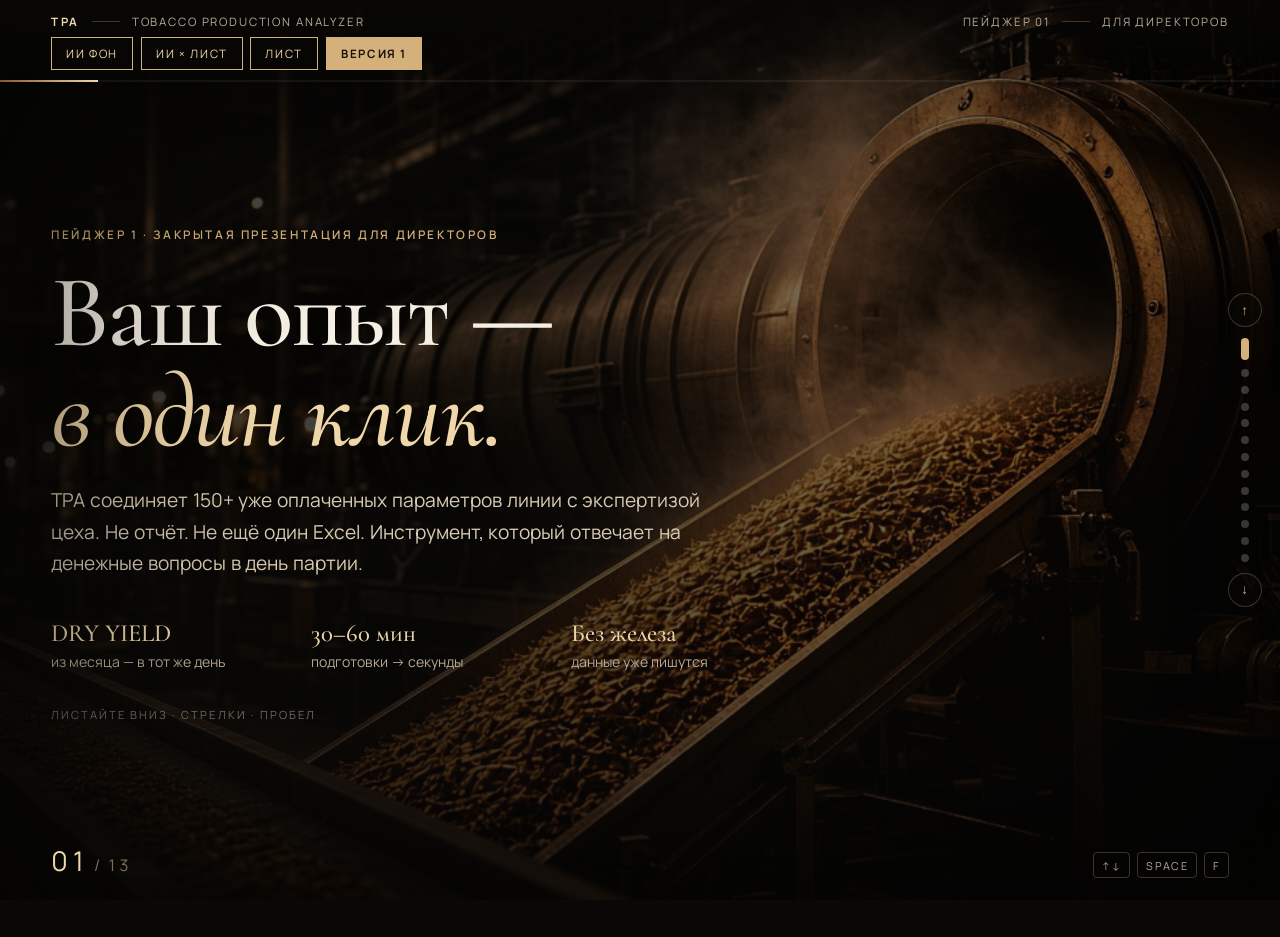
<file: pager1-v1.html>
<!DOCTYPE html>
<html lang="ru">
  <head>
    <meta charset="UTF-8" />
    <meta name="viewport" content="width=device-width, initial-scale=1.0" />
    <title>TPA · Пейджер 1 · Для директоров</title>
    <meta
      name="description"
      content="TPA — Tobacco Production Analyzer. Данные уже на вашей линии. Опыт цеха — в один клик."
    />
    <link rel="preconnect" href="https://fonts.googleapis.com" />
    <link rel="preconnect" href="https://fonts.gstatic.com" crossorigin />
    <link
      href="https://fonts.googleapis.com/css2?family=Cormorant+Garamond:ital,wght@0,400;0,500;0,600;0,700;1,400;1,500&family=Manrope:wght@400;500;600;700&display=swap"
      rel="stylesheet"
    />
    <link rel="stylesheet" href="assets/css/pager.css" />
    <link rel="icon" href="data:image/svg+xml,%3Csvg xmlns='http://www.w3.org/2000/svg' viewBox='0 0 64 64'%3E%3Crect width='64' height='64' rx='10' fill='%23090806'/%3E%3Ctext x='32' y='42' text-anchor='middle' font-family='Georgia' font-size='22' fill='%23d4b07a'%3ETPA%3C/text%3E%3C/svg%3E" />
  </head>
  <body>
    <div class="noise" aria-hidden="true"></div>
    <div class="vignette" aria-hidden="true"></div>

    <header class="chrome">
      <div class="chrome__row">
        <div class="chrome__brand">
          <span class="mark">TPA</span>
          <span class="chrome__sep"></span>
          <span>Tobacco Production Analyzer</span>
        </div>
        <div class="chrome__meta">
          <span>Пейджер 01</span>
          <span class="chrome__sep"></span>
          <span>Для директоров</span>
        </div>
      </div>
      <div class="chrome__tools">
        <nav class="versions" aria-label="Версии презентации">
          <a href="index.html">ИИ фон</a>
          <a href="pager-ai-shots.html">ИИ × лист</a>
          <a href="pager-leaf.html">Лист</a>
          <a href="pager1-v1.html" class="is-on">Версия 1</a>
        </nav>
      </div>
      <div class="progress" aria-hidden="true">
        <i class="progress__bar"></i>
      </div>
    </header>

    <aside class="rail" aria-label="Навигация по слайдам">
      <button class="rail__btn" data-nav="prev" aria-label="Предыдущий слайд">↑</button>
      <ol class="dots"></ol>
      <button class="rail__btn" data-nav="next" aria-label="Следующий слайд">↓</button>
    </aside>

    <div class="counter" aria-live="polite">
      <span class="counter__now">01</span>
      <span class="counter__slash">/</span>
      <span class="counter__all">13</span>
    </div>

    <main class="deck" id="deck">
      <section class="slide is-active" data-theme="hero" data-title="Старт">
        <div class="slide__bg kenburns bg-hero"></div>
        <div class="slide__veil veil--heavy"></div>
        <div class="slide__inner cover">
          <p class="eyebrow reveal" style="--d: 0.05s">Пейджер 1 · Закрытая презентация для директоров</p>
          <h1 class="display reveal" style="--d: 0.18s">
            Ваш опыт —<br /><em>в один клик.</em>
          </h1>
          <p class="lead reveal" style="--d: 0.36s">
            TPA соединяет 150+ уже оплаченных параметров линии с экспертизой цеха.
            Не отчёт. Не ещё один Excel. Инструмент, который отвечает на денежные вопросы в день партии.
          </p>
          <div class="cover__meta reveal" style="--d: 0.5s">
            <div>
              <strong>DRY YIELD</strong>
              <span>из месяца — в тот же день</span>
            </div>
            <div>
              <strong>30–60 мин</strong>
              <span>подготовки → секунды</span>
            </div>
            <div>
              <strong>Без железа</strong>
              <span>данные уже пишутся</span>
            </div>
          </div>
          <p class="hint reveal" style="--d: 0.7s">Листайте вниз · стрелки · пробел</p>
        </div>
      </section>

      <section class="slide" data-theme="problem" data-title="Типичный день">
        <div class="slide__bg kenburns bg-unused"></div>
        <div class="slide__veil veil--mid"></div>
        <div class="slide__inner split">
          <div>
            <p class="eyebrow reveal">01 · Проблема, которую все узнают</p>
            <h2 class="reveal" style="--d: 0.12s">Партия закончилась.<br />DRY Yield не в норме.</h2>
            <p class="body reveal" style="--d: 0.24s">
              Дальше — знакомый цикл: открыть базу, вытянуть параметры, вспомнить, что именно смотреть, свести в Excel,
              сравнить с хорошей партией, поспрашивать коллег.
            </p>
          </div>
          <ol class="cycle reveal" style="--d: 0.32s">
            <li><span>01</span>База и выгрузка</li>
            <li><span>02</span>Excel и сводка</li>
            <li><span>03</span>Поиск «той самой» партии</li>
            <li><span>04</span>Очередь к эксперту</li>
            <li class="cycle__fail"><span>05</span>Если его нет в Control Room — с нуля</li>
          </ol>
        </div>
      </section>

      <section class="slide" data-theme="paid" data-title="Уже оплачено">
        <div class="slide__bg kenburns slow bg-connector"></div>
        <div class="slide__veil veil--heavy"></div>
        <div class="slide__inner">
          <p class="eyebrow reveal">02 · Мы уже всё заплатили</p>
          <h2 class="reveal" style="--d: 0.1s">Данные честно пишутся.<br />Мы ими почти не пользуемся.</h2>
          <div class="stats">
            <article class="stat reveal" style="--d: 0.2s">
              <div class="stat__n" data-count="150" data-suffix="+">0</div>
              <p>технологических параметров по каждой партии уже фиксирует линия</p>
            </article>
            <article class="stat reveal" style="--d: 0.32s">
              <div class="stat__n" data-count="15" data-prefix="~">0</div>
              <p>знакомых показателей мы системно смотрим. Остальные 130+ лежат зря</p>
            </article>
            <article class="stat reveal" style="--d: 0.44s">
              <div class="stat__n muted-n">PSS4</div>
              <p>датчики, кубы ODC, Process Parameter List — сбор уже оплачен</p>
            </article>
          </div>
        </div>
      </section>

      <section class="slide" data-theme="gap" data-title="Разрыв">
        <div class="slide__veil veil--solid"></div>
        <div class="slide__inner">
          <p class="eyebrow reveal">03 · Вот и вся проблема</p>
          <h2 class="reveal" style="--d: 0.12s">Данные есть. Опыт есть.<br />Они не соединены.</h2>
          <div class="triad">
            <article class="card reveal" style="--d: 0.22s">
              <span class="card__k">01</span>
              <h3>Данные</h3>
              <p>Температуры, влажность, газ, конвейер, напыление, простои, пробы, состав лотов.</p>
            </article>
            <article class="card reveal" style="--d: 0.34s">
              <span class="card__k">02</span>
              <h3>Опыт</h3>
              <p>Как читать цифры, когда что-то пошло не так — живёт в двух-трёх головах. Не передаётся.</p>
            </article>
            <article class="card card--gold reveal" style="--d: 0.46s">
              <span class="card__k">03</span>
              <h3>TPA</h3>
              <p>Третий элемент: инструмент, который соединяет оплаченные данные и экспертизу цеха.</p>
            </article>
          </div>
        </div>
      </section>

      <section class="slide" data-theme="what" data-title="Что такое TPA">
        <div class="slide__bg kenburns bg-ai"></div>
        <div class="slide__veil veil--mid"></div>
        <div class="slide__inner split">
          <div>
            <p class="eyebrow reveal">04 · Что вы покупаете</p>
            <h2 class="reveal" style="--d: 0.12s">Локальный анализатор партий. Не облако. Не отчёт к пятнице.</h2>
            <p class="body reveal" style="--d: 0.24s">
              TPA — Tobacco Production Analyzer. Веб-приложение на рабочем месте. Берёт данные напрямую из производственных баз MSSQL.
              Всё, что есть в PSS4, кубах ODC и Process Parameter List, видно на одном экране.
            </p>
          </div>
          <ul class="ticks reveal" style="--d: 0.32s">
            <li>Запуск на рабочем месте, в браузере</li>
            <li>Прямой доступ к цеховым базам — без ручных выгрузок</li>
            <li>Одна партия — один экран. Ноль запросов</li>
            <li>Сравнение 14 партий смеси — за десять секунд</li>
            <li>AI-разбор на локальной модели и вашей базе знаний</li>
          </ul>
        </div>
      </section>

      <section class="slide" data-theme="money" data-title="Четыре вопроса">
        <div class="slide__veil veil--solid"></div>
        <div class="slide__inner">
          <p class="eyebrow reveal">05 · Не «хорошо бы». Нужно</p>
          <h2 class="reveal" style="--d: 0.1s">Четыре денежных вопроса цеха.</h2>
          <p class="body reveal" style="--d: 0.2s">Сегодня у каждого либо нет ответа, либо ответ медленный.</p>
          <div class="quad">
            <article class="q reveal" style="--d: 0.26s">
              <em>01</em>
              <h3>DRY YIELD</h3>
              <p>Главный KPI. Каждый потерянный пункт — сырьё, энергия и мощность, которые уже прошли через линию.</p>
            </article>
            <article class="q reveal" style="--d: 0.36s">
              <em>02</em>
              <h3>Качество</h3>
              <p>Не «хорошее?», а «что именно отличало эту партию от нормальных?» — по 150+ параметрам.</p>
            </article>
            <article class="q reveal" style="--d: 0.46s">
              <em>03</em>
              <h3>Влагомеры</h3>
              <p>Если датчик «уходит», контур сушит не так. Вопрос калибровки перестаёт быть мнением.</p>
            </article>
            <article class="q reveal" style="--d: 0.56s">
              <em>04</em>
              <h3>Табачные лоты</h3>
              <p>«Линия виновата или сырьё?» — состав лотов виден вместе с параметрами. За минуту.</p>
            </article>
          </div>
        </div>
      </section>

      <section class="slide" data-theme="yield" data-title="DRY YIELD">
        <div class="slide__bg kenburns bg-yield"></div>
        <div class="slide__veil veil--mid"></div>
        <div class="slide__inner split">
          <div>
            <p class="eyebrow reveal">06 · Главный KPI цеха</p>
            <h2 class="reveal" style="--d: 0.12s">DRY YIELD: из конца месяца — в тот же день.</h2>
            <p class="body reveal" style="--d: 0.24s">
              Соотношение полученного табака (к 0% влажности) к тому, что должно было быть загружено. Чем ближе к 100%, тем лучше.
              TPA показывает отклонение, гипотезу и основания — пока открывается браузер.
            </p>
          </div>
          <ul class="ticks ticks--tight reveal" style="--d: 0.3s">
            <li>Значение по партии сразу в списке — не в периодическом отчёте</li>
            <li>Отклонение от цели смеси на виду; AI прямо говорит, где мы от цели</li>
            <li>Причина не гадание: параметры вне цели и связи секций</li>
            <li>Отдельный пункт: что точно <strong>не</strong> причина</li>
            <li>Сравнение с хорошей партией — параметр за параметром</li>
          </ul>
        </div>
      </section>

      <section class="slide" data-theme="pillars" data-title="Качество · Влага · Лоты">
        <div class="slide__veil veil--solid"></div>
        <div class="slide__inner">
          <p class="eyebrow reveal">07 · Три остальных рычага</p>
          <h2 class="reveal" style="--d: 0.1s">Качество. Калибровка. Сырьё.</h2>
          <div class="pillars">
            <article class="pillar reveal" style="--d: 0.2s">
              <div class="pillar__photo bg-quality"></div>
              <h3>Качество продукта</h3>
              <p>
                Цели и статусы В ЦЕЛИ / ВНЕ ЦЕЛИ. Параметры, изменённые оператором вручную, помечены отдельно.
                Проблемная партия сравнивается с эталонной — только значимые отличия.
              </p>
            </article>
            <article class="pillar reveal" style="--d: 0.34s">
              <div class="pillar__photo bg-moisture"></div>
              <h3>Калибровка влагомеров</h3>
              <p>
                Пробы тримовки против лаборатории QA. Устойчивое расхождение от 0,2% — уже величина коррекции.
                Вопрос «какой влагомер ушёл и насколько» становится таблицей.
              </p>
            </article>
            <article class="pillar reveal" style="--d: 0.48s">
              <div class="pillar__photo bg-lots"></div>
              <h3>Табачные лоты</h3>
              <p>
                Происхождение, текстура, вес — в той же таблице, что и процесс. Сначала вопрос «сырьё было одинаковым?»,
                и только потом технические причины.
              </p>
            </article>
          </div>
        </div>
      </section>

      <section class="slide" data-theme="shift" data-title="Было / Стало">
        <div class="slide__veil veil--solid"></div>
        <div class="slide__inner">
          <p class="eyebrow reveal">08 · Сдвиг для производства</p>
          <h2 class="reveal" style="--d: 0.1s">Экспертиза перестаёт быть заложницей календаря.</h2>
          <div class="table reveal" style="--d: 0.22s">
            <div class="table__head">
              <span>Было</span>
              <span>Стало</span>
            </div>
            <div class="table__row">
              <span>30–60 минут на подготовку данных</span>
              <span>1 клик, секунды</span>
            </div>
            <div class="table__row">
              <span>Сравнение партий — часы в Excel</span>
              <span>1–2 минуты, включая AI и экспорт</span>
            </div>
            <div class="table__row">
              <span>«Что проверять?» — спросить у эксперта</span>
              <span>Система сама расставляет приоритеты</span>
            </div>
            <div class="table__row">
              <span>Ответ, когда эксперт свободен</span>
              <span>Ответ в любой момент, с аргументами</span>
            </div>
            <div class="table__row">
              <span>Решения живут в чатах и головах</span>
              <span>Полный лог анализов и диалогов</span>
            </div>
            <div class="table__row">
              <span>Новичок 3–6 месяцев нащупывает базу</span>
              <span>Система объясняет логику в работе</span>
            </div>
          </div>
        </div>
      </section>

      <section class="slide" data-theme="steps" data-title="Три шага">
        <div class="slide__bg kenburns bg-connector"></div>
        <div class="slide__veil veil--heavy"></div>
        <div class="slide__inner">
          <p class="eyebrow reveal">09 · Как это выглядит в работе</p>
          <h2 class="reveal" style="--d: 0.1s">Три шага. Без ритуала выгрузки.</h2>
          <div class="steps">
            <article class="step reveal" style="--d: 0.22s">
              <span>01</span>
              <h3>Вижу партию целиком</h3>
              <p>
                Период, смесь, партия. Секции FTD, DCC, BC/BS/AC, Cutter, фидеры, BFS. Цель и допуск PPL. Ручные правки оператора.
                Лоты. Пробы влагомеров. Ноль запросов.
              </p>
            </article>
            <article class="step reveal" style="--d: 0.36s">
              <span>02</span>
              <h3>Сравниваю за секунды</h3>
              <p>
                Две, пять, четырнадцать партий. Значение, отклонение, серьёзность. Фильтр «только значимые».
                Экспорт с целями PPL и рецепта. Полдня Excel — десять секунд.
              </p>
            </article>
            <article class="step reveal" style="--d: 0.5s">
              <span>03</span>
              <h3>Задаю вопрос как коллеге</h3>
              <p>
                Локальная модель + ваши 150+ описаний параметров + PR-OM + уроки. Гипотеза, исключения, уверенность.
                Если данных мало — говорит об этом, а не выдумывает.
              </p>
            </article>
          </div>
        </div>
      </section>

      <section class="slide" data-theme="trust" data-title="Доверие">
        <div class="slide__bg kenburns bg-ai"></div>
        <div class="slide__veil veil--mid"></div>
        <div class="slide__inner">
          <p class="eyebrow reveal">10 · Справедливый вопрос</p>
          <h2 class="reveal" style="--d: 0.1s">«А он что, правда понимает производство?»</h2>
          <div class="triad triad--trust">
            <article class="card reveal" style="--d: 0.22s">
              <span class="card__k">I</span>
              <h3>Не из интернета</h3>
              <p>Нет доступа в сеть и к чужим базам. Только эта партия, наши правила, наши описания, наши уроки.</p>
            </article>
            <article class="card reveal" style="--d: 0.34s">
              <span class="card__k">II</span>
              <h3>Не чёрный ящик</h3>
              <p>У каждой гипотезы — параметры-основания. Данные и версия правил сохранены. Анализ воспроизводим.</p>
            </article>
            <article class="card card--gold reveal" style="--d: 0.46s">
              <span class="card__k">III</span>
              <h3>Судья — эксперт</h3>
              <p>
                Любой фрагмент можно поправить. Подтверждённые уроки входят в базу. Через месяц система знает наши типовые
                проблемы лучше нового сотрудника.
              </p>
            </article>
          </div>
        </div>
      </section>

      <section class="slide" data-theme="road" data-title="Дальше">
        <div class="slide__veil veil--solid"></div>
        <div class="slide__inner split road">
          <div>
            <p class="eyebrow reveal">11 · Рост без нового оборудования</p>
            <h2 class="reveal" style="--d: 0.1s">Сейчас — быстрый разбор. Дальше — упреждение.</h2>
            <p class="body reveal" style="--d: 0.22s">
              Все следующие шаги — на уже собранных данных. Не новое железо. Фокус анализа.
            </p>
          </div>
          <ol class="roadmap reveal" style="--d: 0.3s">
            <li>
              <strong>Прогноз DRY Yield в середине партии</strong>
              <span>пока партию ещё можно спасти</span>
            </li>
            <li>
              <strong>Контроль стабильности</strong>
              <span>дрейф параметров до того, как он станет браком</span>
            </li>
            <li>
              <strong>Скрытые зависимости</strong>
              <span>какие из 150+ параметров реально двигают Yield</span>
            </li>
            <li>
              <strong>Перенос удачной комбинации</strong>
              <span>на следующую партию с аналогичным сырьём</span>
            </li>
            <li>
              <strong>IS / ET и участок Kitchen</strong>
              <span>досыпки, соусы и ароматы — уже есть в данных</span>
            </li>
          </ol>
        </div>
      </section>

      <section class="slide" data-theme="close" data-title="Решение">
        <div class="slide__bg kenburns bg-plant"></div>
        <div class="slide__veil veil--heavy"></div>
        <div class="slide__inner cover cover--end">
          <p class="eyebrow reveal">Решение</p>
          <h2 class="display reveal" style="--d: 0.12s">
            Данные уже на<br />вашей линии.<br /><em>Включим?</em>
          </h2>
          <p class="lead reveal" style="--d: 0.3s">
            Внедрение — не разовое событие. Каждый разобранный кейс делает систему точнее на ваших партиях.
            Отдельного периода обучения нет: обучение — это сама работа.
          </p>
          <div class="cta-row reveal" style="--d: 0.46s">
            <div class="cta-chip">Локально</div>
            <div class="cta-chip">Без нового оборудования</div>
            <div class="cta-chip">Ответ в день партии</div>
          </div>
          <p class="sign reveal" style="--d: 0.62s">TPA · Tobacco Production Analyzer · Пейджер 1</p>
        </div>
      </section>
    </main>

    <div class="keys" aria-hidden="true">
      <span>↑↓</span>
      <span>Space</span>
      <span>F</span>
    </div>

    <script src="assets/js/pager.js"></script>
  </body>
</html>
</file>
<file: assets/css/pager.css>
:root {
  --bg: #090806;
  --ink: #f6efe3;
  --muted: #b9ab96;
  --gold: #d4b07a;
  --gold-2: #f0d7a8;
  --line: rgba(212, 176, 122, 0.28);
  --glass: rgba(12, 10, 8, 0.55);
  --ease: cubic-bezier(0.22, 1, 0.36, 1);
  --pad: clamp(1.4rem, 4vw, 4.2rem);
  --chrome-h: 6.6rem;
}

* {
  box-sizing: border-box;
  margin: 0;
  padding: 0;
}

html,
body {
  height: 100%;
  background: var(--bg);
  color: var(--ink);
  font-family: Manrope, "Segoe UI", sans-serif;
  overflow: hidden;
}

body {
  -webkit-font-smoothing: antialiased;
}

.noise,
.vignette {
  position: fixed;
  inset: 0;
  pointer-events: none;
  z-index: 40;
}

.noise {
  opacity: 0.07;
  background-image: url("data:image/svg+xml,%3Csvg viewBox='0 0 200 200' xmlns='http://www.w3.org/2000/svg'%3E%3Cfilter id='n'%3E%3CfeTurbulence type='fractalNoise' baseFrequency='.85' numOctaves='4' stitchTiles='stitch'/%3E%3C/filter%3E%3Crect width='100%25' height='100%25' filter='url(%23n)'/%3E%3C/svg%3E");
  mix-blend-mode: overlay;
}

.vignette {
  box-shadow: inset 0 0 18vw 4vw rgba(0, 0, 0, 0.55);
}

.chrome {
  position: fixed;
  top: 0;
  left: 0;
  right: 0;
  z-index: 50;
  display: flex;
  flex-direction: column;
  gap: 0.55rem;
  padding: 0.85rem var(--pad) 0.7rem;
  font-size: 0.72rem;
  letter-spacing: 0.16em;
  text-transform: uppercase;
  color: var(--muted);
  background: linear-gradient(180deg, rgba(9, 8, 6, 0.72), rgba(9, 8, 6, 0.12) 86%, transparent);
}

.chrome__row,
.chrome__tools,
.chrome__brand,
.chrome__meta {
  display: flex;
  align-items: center;
  gap: 0.75rem;
}

.chrome__row,
.chrome__tools {
  justify-content: space-between;
}

.mark {
  color: var(--gold-2);
  font-weight: 700;
  letter-spacing: 0.22em;
}

.chrome__sep {
  width: 28px;
  height: 1px;
  background: var(--line);
}

.versions {
  position: static;
  display: flex;
  gap: 0.45rem;
  flex-wrap: wrap;
}

.versions a {
  text-decoration: none;
  color: var(--gold-2);
  border: 1px solid var(--gold);
  padding: 0.5rem 0.9rem;
  font-size: 0.72rem;
  letter-spacing: 0.14em;
  text-transform: uppercase;
  background: rgba(9, 8, 6, 0.72);
  backdrop-filter: blur(8px);
}

.versions a.is-on {
  color: #1a140c;
  background: var(--gold);
  border-color: var(--gold);
  font-weight: 700;
}

.progress {
  position: absolute;
  left: 0;
  right: 0;
  bottom: 0;
  height: 2px;
  background: rgba(255, 255, 255, 0.06);
}

.progress__bar {
  display: block;
  height: 100%;
  width: 0;
  background: linear-gradient(90deg, #8a5a2b, var(--gold-2));
  transition: width 0.55s var(--ease);
}

.rail {
  position: fixed;
  right: 1.15rem;
  top: 50%;
  transform: translateY(-50%);
  z-index: 50;
  display: flex;
  flex-direction: column;
  align-items: center;
  gap: 0.7rem;
}

.rail__btn {
  width: 34px;
  height: 34px;
  border: 1px solid var(--line);
  background: rgba(9, 8, 6, 0.4);
  color: var(--gold);
  border-radius: 50%;
  cursor: pointer;
  transition: 0.3s var(--ease);
}

.rail__btn:hover {
  background: var(--gold);
  color: #1a140c;
}

.dots {
  list-style: none;
  display: flex;
  flex-direction: column;
  gap: 0.55rem;
}

.dots button {
  width: 8px;
  height: 8px;
  border-radius: 99px;
  border: 0;
  background: rgba(246, 239, 227, 0.22);
  cursor: pointer;
  transition: 0.35s var(--ease);
}

.dots button.is-on {
  height: 22px;
  background: var(--gold);
}

.counter {
  position: fixed;
  left: var(--pad);
  bottom: 1.3rem;
  z-index: 50;
  font-family: Manrope, "Segoe UI", sans-serif;
  font-variant-numeric: tabular-nums;
  letter-spacing: 0.12em;
  color: var(--gold-2);
}

.counter__now {
  font-size: 1.7rem;
}

.counter__slash,
.counter__all {
  opacity: 0.5;
  font-size: 1rem;
}

.keys {
  position: fixed;
  right: var(--pad);
  bottom: 1.35rem;
  z-index: 50;
  display: flex;
  gap: 0.45rem;
  font-size: 0.68rem;
  letter-spacing: 0.14em;
  text-transform: uppercase;
  color: var(--muted);
}

.keys span {
  border: 1px solid var(--line);
  padding: 0.28rem 0.5rem;
  border-radius: 4px;
}

.deck {
  position: relative;
  height: 100%;
}

.slide {
  position: absolute;
  inset: 0;
  opacity: 0;
  visibility: hidden;
  transform: scale(1.04) translateY(18px);
  transition:
    opacity 0.7s var(--ease),
    transform 0.85s var(--ease),
    visibility 0.7s;
  overflow: hidden;
}

.slide.is-active {
  opacity: 1;
  visibility: visible;
  transform: none;
  z-index: 2;
}

.slide.is-exit {
  opacity: 0;
  transform: scale(0.98) translateY(-16px);
}

.slide__bg,
.pillar__photo {
  background-color: #1a140f;
  background-position: center;
  background-size: cover;
  background-repeat: no-repeat;
}

.slide__bg {
  position: absolute;
  inset: -4%;
  filter: saturate(0.92) contrast(1.05);
}

.bg-hero {
  background-image: url("../img/hero-line.jpg");
}
.bg-unused {
  background-image: url("../img/unused-data.jpg");
}
.bg-connector {
  background-image: url("../img/connector.jpg");
}
.bg-ai {
  background-image: url("../img/ai-brief.jpg");
}
.bg-yield {
  background-image: url("../img/dry-yield.jpg");
}
.bg-quality {
  background-image: url("../img/quality.jpg");
}
.bg-moisture {
  background-image: url("../img/moisture.jpg");
}
.bg-lots {
  background-image: url("../img/lots.jpg");
}
.bg-plant {
  background-image: url("../img/plant-dusk.jpg");
}

.kenburns {
  animation: ken 22s ease-in-out infinite alternate;
}

.kenburns.slow {
  animation-duration: 32s;
}

@keyframes ken {
  from {
    transform: scale(1.04) translate3d(-1.2%, 0, 0);
  }
  to {
    transform: scale(1.14) translate3d(1.4%, -1.2%, 0);
  }
}

.slide__veil {
  position: absolute;
  inset: 0;
}

.veil--heavy {
  background:
    linear-gradient(90deg, rgba(9, 8, 6, 0.78) 0%, rgba(9, 8, 6, 0.42) 54%, rgba(9, 8, 6, 0.22) 100%),
    linear-gradient(180deg, rgba(9, 8, 6, 0.22), rgba(9, 8, 6, 0.48));
}

.veil--mid {
  background:
    linear-gradient(105deg, rgba(9, 8, 6, 0.74) 0%, rgba(9, 8, 6, 0.4) 50%, rgba(9, 8, 6, 0.2) 100%);
}

.veil--solid {
  background:
    radial-gradient(1200px 700px at 80% 10%, rgba(154, 78, 42, 0.16), transparent 50%),
    linear-gradient(180deg, #0d0b08, #12100c 60%, #0a0907);
}

.slide__inner {
  position: relative;
  z-index: 2;
  height: 100%;
  padding: calc(var(--chrome-h) + 0.8rem) var(--pad) 4.4rem;
  display: flex;
  flex-direction: column;
  justify-content: center;
  max-width: 1360px;
}

.split {
  display: grid;
  grid-template-columns: 1.15fr 0.85fr;
  gap: clamp(1.5rem, 5vw, 4.5rem);
  align-items: center;
}

.cover {
  max-width: 980px;
}

.eyebrow {
  color: var(--gold);
  letter-spacing: 0.22em;
  text-transform: uppercase;
  font-size: 0.74rem;
  font-weight: 600;
  margin-bottom: 1.15rem;
}

h1,
h2,
.display {
  font-family: "Cormorant Garamond", Georgia, serif;
  font-weight: 500;
  line-height: 0.98;
  letter-spacing: -0.02em;
}

.display {
  font-size: clamp(3.4rem, 8vw, 7.4rem);
  margin-bottom: 1.4rem;
}

h2 {
  font-size: clamp(2.3rem, 5vw, 4.3rem);
  margin-bottom: 1.1rem;
}

.display,
h2 {
  text-shadow: 0 10px 40px rgba(0, 0, 0, 0.45);
}

em {
  font-style: italic;
  color: var(--gold-2);
}

.lead,
.body {
  color: #d8cbb4;
  font-size: clamp(1.02rem, 1.5vw, 1.22rem);
  line-height: 1.65;
  max-width: 42rem;
  word-spacing: 0.04em;
}

.cover__meta {
  display: grid;
  grid-template-columns: repeat(3, minmax(0, 1fr));
  gap: 1.2rem;
  margin-top: 2.4rem;
  max-width: 760px;
}

.cover__meta strong {
  display: block;
  font-family: "Cormorant Garamond", Georgia, serif;
  font-size: 1.55rem;
  color: var(--gold-2);
  font-weight: 500;
}

.cover__meta span {
  display: block;
  margin-top: 0.25rem;
  color: var(--muted);
  font-size: 0.88rem;
}

.hint,
.sign {
  margin-top: 2.2rem;
  letter-spacing: 0.18em;
  text-transform: uppercase;
  font-size: 0.7rem;
  color: rgba(246, 239, 227, 0.45);
}

.cycle {
  list-style: none;
  border-left: 1px solid var(--line);
}

.cycle li {
  display: flex;
  gap: 1rem;
  align-items: center;
  padding: 0.95rem 0 0.95rem 1.2rem;
  border-bottom: 1px solid rgba(212, 176, 122, 0.12);
  font-size: 1.02rem;
}

.cycle span {
  font-family: "Cormorant Garamond", Georgia, serif;
  color: var(--gold);
  width: 1.6rem;
}

.cycle__fail {
  color: #f0d0b0;
}

.stats {
  display: grid;
  grid-template-columns: repeat(3, 1fr);
  gap: 1.2rem;
  margin-top: 2.3rem;
}

.stat,
.card,
.q,
.pillar,
.step {
  background: rgba(255, 255, 255, 0.03);
  border: 1px solid var(--line);
  padding: 1.35rem 1.3rem 1.25rem;
  backdrop-filter: blur(10px);
}

.stat__n,
.muted-n {
  font-family: "Cormorant Garamond", Georgia, serif;
  font-size: clamp(3rem, 6vw, 4.6rem);
  line-height: 0.9;
  color: var(--gold-2);
  margin-bottom: 0.85rem;
}

.stat p,
.card p,
.q p,
.pillar p,
.step p {
  color: var(--muted);
  line-height: 1.55;
  font-size: 0.95rem;
}

.triad,
.quad,
.pillars,
.steps,
.cases {
  display: grid;
  gap: 1rem;
  margin-top: 1.8rem;
}

.triad {
  grid-template-columns: repeat(3, 1fr);
}

.quad {
  grid-template-columns: repeat(4, 1fr);
}

.cases {
  grid-template-columns: 1fr 1fr;
  gap: 0.85rem;
  margin-top: 1.25rem;
}

.case {
  background: rgba(255, 255, 255, 0.03);
  border: 1px solid var(--line);
  padding: 1rem 1.1rem 0.95rem;
  backdrop-filter: blur(10px);
}

.case__tag {
  display: flex;
  justify-content: space-between;
  gap: 0.7rem;
  color: var(--gold);
  letter-spacing: 0.12em;
  text-transform: uppercase;
  font-size: 0.66rem;
  margin-bottom: 0.45rem;
}

.case h3 {
  font-size: 1.28rem;
  margin-bottom: 0.4rem;
}

.case p {
  color: var(--muted);
  font-size: 0.88rem;
  line-height: 1.5;
}

.case__not {
  margin-top: 0.55rem;
  padding-top: 0.5rem;
  border-top: 1px solid rgba(212, 176, 122, 0.16);
  color: #e6d7c0;
}

.case__not strong {
  color: var(--gold-2);
  font-weight: 600;
}

.card__k,
.q em,
.step span {
  display: block;
  color: var(--gold);
  letter-spacing: 0.16em;
  font-size: 0.78rem;
  margin-bottom: 0.85rem;
  font-style: normal;
}

h3 {
  font-family: "Cormorant Garamond", Georgia, serif;
  font-size: 1.7rem;
  font-weight: 500;
  margin-bottom: 0.65rem;
}

.card--gold {
  background: linear-gradient(180deg, rgba(212, 176, 122, 0.16), rgba(212, 176, 122, 0.05));
  border-color: rgba(240, 215, 168, 0.45);
}

.ticks {
  list-style: none;
  display: grid;
  gap: 0.85rem;
}

.ticks li {
  position: relative;
  padding: 0.85rem 0.9rem 0.85rem 2.3rem;
  border: 1px solid var(--line);
  background: var(--glass);
}

.ticks li::before {
  content: "";
  position: absolute;
  left: 0.9rem;
  top: 1.15rem;
  width: 8px;
  height: 8px;
  border-radius: 50%;
  background: var(--gold);
  box-shadow: 0 0 12px var(--gold);
}

.pillars {
  grid-template-columns: repeat(3, 1fr);
}

.pillar {
  padding: 0;
  overflow: hidden;
}

.pillar__photo {
  height: 170px;
  filter: saturate(0.95);
}

.pillar h3,
.pillar p {
  padding-left: 1.15rem;
  padding-right: 1.15rem;
}

.pillar h3 {
  margin-top: 1.05rem;
}

.pillar p {
  padding-bottom: 1.2rem;
}

.table {
  margin-top: 1.5rem;
  border: 1px solid var(--line);
}

.table__head,
.table__row {
  display: grid;
  grid-template-columns: 1fr 1fr;
}

.table__head {
  padding: 0.85rem 1.2rem;
  letter-spacing: 0.16em;
  text-transform: uppercase;
  font-size: 0.72rem;
  color: var(--gold);
  background: rgba(212, 176, 122, 0.08);
}

.table__row {
  padding: 0.95rem 1.2rem;
  border-top: 1px solid rgba(212, 176, 122, 0.12);
  color: var(--muted);
}

.table__row span:last-child {
  color: var(--ink);
}

.steps {
  grid-template-columns: repeat(3, 1fr);
}

.step span {
  font-family: "Cormorant Garamond", Georgia, serif;
  font-size: 1.8rem;
  letter-spacing: 0.08em;
}

.roadmap {
  list-style: none;
}

.roadmap li {
  padding: 0.9rem 0;
  border-bottom: 1px solid rgba(212, 176, 122, 0.14);
  display: grid;
  gap: 0.2rem;
}

.roadmap strong {
  font-family: "Cormorant Garamond", Georgia, serif;
  font-size: 1.35rem;
  font-weight: 500;
}

.roadmap span {
  color: var(--muted);
  font-size: 0.92rem;
}

.cta-row {
  display: flex;
  flex-wrap: wrap;
  gap: 0.7rem;
  margin-top: 2rem;
}

.cta-chip {
  border: 1px solid var(--gold);
  color: var(--gold-2);
  padding: 0.7rem 1rem;
  letter-spacing: 0.12em;
  text-transform: uppercase;
  font-size: 0.72rem;
}

.reveal {
  opacity: 0;
  transform: translateY(22px);
  filter: blur(6px);
  transition:
    opacity 0.8s var(--ease),
    transform 0.8s var(--ease),
    filter 0.8s var(--ease);
  transition-delay: var(--d, 0s);
}

.slide.is-active .reveal {
  opacity: 1;
  transform: none;
  filter: none;
}

@media (max-width: 980px) {
  :root {
    --chrome-h: 9.2rem;
  }

  .split,
  .stats,
  .triad,
  .quad,
  .pillars,
  .steps,
  .cover__meta,
  .table__head,
  .table__row,
  .cases {
    grid-template-columns: 1fr;
  }

  .rail,
  .keys {
    display: none;
  }

  .chrome {
    padding-left: 1rem;
    padding-right: 1rem;
  }

  .slide__inner {
    padding-top: calc(var(--chrome-h) + 0.6rem);
    overflow: auto;
  }

  .pillar__photo {
    height: 140px;
  }

  .display {
    font-size: clamp(2.6rem, 12vw, 4rem);
  }
}

@media (max-width: 520px) {
  :root {
    --chrome-h: 10.6rem;
  }

  .chrome__meta {
    display: none;
  }
}

@media (max-height: 740px) {
  .slide__inner {
    justify-content: flex-start;
    overflow: auto;
  }

  .cases {
    margin-top: 0.9rem;
  }

  .case h3 {
    font-size: 1.12rem;
  }
}
</file>
<file: assets/css/pager-future.css>
body.future {
  --gold: #d8b36a;
  --gold-2: #f3ddb0;
  --leaf: #8fbf6a;
}

.slogan-mark {
  margin: 0;
  color: var(--gold);
  letter-spacing: 0.28em;
  text-transform: uppercase;
  font-size: 0.68rem;
  font-weight: 600;
}

.future .progress__bar {
  background: linear-gradient(90deg, #4f7a38, var(--gold-2));
}

.watermark {
  position: absolute;
  right: -2rem;
  bottom: 8%;
  font-family: "Cormorant Garamond", Georgia, serif;
  font-size: clamp(4rem, 12vw, 10rem);
  color: rgba(243, 221, 176, 0.05);
  letter-spacing: -0.04em;
  pointer-events: none;
  white-space: nowrap;
  transform: rotate(-8deg);
}

.ai-line {
  position: absolute;
  inset: auto 0 28% 0;
  height: 1px;
  background: linear-gradient(90deg, transparent, rgba(143, 191, 106, 0.55), var(--gold), transparent);
  animation: pulse 3.4s ease-in-out infinite;
  pointer-events: none;
}

@keyframes pulse {
  0%,
  100% {
    opacity: 0.25;
    transform: scaleX(0.85);
  }
  50% {
    opacity: 1;
    transform: scaleX(1);
  }
}

.bg2-hero {
  background-image: url("../img/v2/leaf-hero.jpg");
}
.bg2-field {
  background-image: url("../img/v2/leaf-field.jpg");
}
.bg2-inspect {
  background-image: url("../img/v2/leaf-inspect.jpg");
}
.bg2-cure {
  background-image: url("../img/v2/leaf-cure.jpg");
}
.bg2-ai {
  background-image: url("../img/v2/leaf-ai.jpg");
}
.bg2-lots {
  background-image: url("../img/v2/leaf-lots.jpg");
}
.bg2-moisture {
  background-image: url("../img/v2/leaf-moisture.jpg");
}
.bg2-factory {
  background-image: url("../img/v2/leaf-factory.jpg");
}
.bg2-brief {
  background-image: url("../img/v2/leaf-brief.jpg");
}

.future .card--gold {
  background: linear-gradient(180deg, rgba(143, 191, 106, 0.14), rgba(212, 176, 122, 0.08));
  border-color: rgba(143, 191, 106, 0.4);
}

.future .cta-chip {
  border-color: rgba(143, 191, 106, 0.65);
}

.leaf-chip strong {
  color: var(--gold-2);
}

@media (max-width: 980px) {
  .slogan-mark {
    display: none;
  }
}
</file>
<file: assets/css/pager-ai.css>
body.ai-mix {
  --gold: #d8b36a;
  --gold-2: #f3ddb0;
}

.bg3-hero {
  background-image: url("../img/v3/ai-hero-leaf.jpg");
}
.bg3-master {
  background-image: url("../img/v3/ai-master-eye.jpg");
}
.bg3-without {
  background-image: url("../img/v3/ai-without.jpg");
}
.bg3-unread {
  background-image: url("../img/v3/ai-unread.jpg");
}
.bg3-formula {
  background-image: url("../img/v3/ai-formula.jpg");
}
.bg3-local {
  background-image: url("../img/v3/ai-local.jpg");
}
.bg3-four {
  background-image: url("../img/v3/ai-four.jpg");
}
.bg3-yield {
  background-image: url("../img/v3/ai-yield.jpg");
}
.bg3-quality {
  background-image: url("../img/v3/ai-quality.jpg");
}
.bg3-moisture {
  background-image: url("../img/v3/ai-moisture.jpg");
}
.bg3-lots {
  background-image: url("../img/v3/ai-lots.jpg");
}
.bg3-shift {
  background-image: url("../img/v3/ai-shift.jpg");
}
.bg3-steps {
  background-image: url("../img/v3/ai-steps.jpg");
}
.bg3-airgap {
  background-image: url("../img/v3/ai-airgap.jpg");
}
.bg3-predict {
  background-image: url("../img/v3/ai-predict.jpg");
}
.bg3-cta {
  background-image: url("../img/v3/ai-cta-factory.jpg");
}

.split--shot {
  grid-template-columns: 1.05fr 0.95fr;
  align-items: center;
}

.shot {
  margin: 0;
  border: 1px solid var(--line);
  background: rgba(9, 8, 6, 0.35);
  overflow: hidden;
  backdrop-filter: blur(6px);
}

.shot__img {
  height: min(42vh, 340px);
  background-position: center;
  background-size: cover;
  background-repeat: no-repeat;
  filter: saturate(1.05) contrast(1.04);
}

.shot figcaption {
  padding: 0.75rem 1rem 0.85rem;
  color: var(--gold-2);
  letter-spacing: 0.08em;
  text-transform: uppercase;
  font-size: 0.68rem;
  line-height: 1.45;
}

.stack {
  justify-content: center;
  gap: 0;
}

.stack .split--shot {
  margin-bottom: 1.1rem;
}

.stack .stats {
  margin-top: 0.4rem;
}

.ai-mix .veil--mid {
  background:
    linear-gradient(105deg, rgba(9, 8, 6, 0.78) 0%, rgba(9, 8, 6, 0.28) 48%, rgba(9, 8, 6, 0.12) 100%);
}

/* v4: full-bleed AI backgrounds, no inset shot panels */
.ai-bg-only .slide__inner.split {
  max-width: 1100px;
}

.ai-bg-only .slide__inner.cover {
  max-width: 920px;
}

.triad--stack,
.steps--stack {
  grid-template-columns: 1fr;
  margin-top: 1rem;
  gap: 0.7rem;
}

.triad--stack .card,
.steps--stack .step {
  padding: 0.85rem 1rem;
}

.triad--stack h3,
.steps--stack h3 {
  font-size: 1.28rem;
  margin-bottom: 0.3rem;
}

.split--shot .ticks {
  margin-top: 0.95rem;
}

.split--shot .ticks li {
  padding: 0.55rem 0.8rem 0.55rem 2.1rem;
  font-size: 0.9rem;
}

.split--shot .cycle li {
  padding: 0.7rem 0 0.7rem 1.1rem;
  font-size: 0.95rem;
}

@media (max-width: 980px) {
  .split--shot {
    grid-template-columns: 1fr;
  }

  .shot__img {
    height: 180px;
  }
}
</file>
